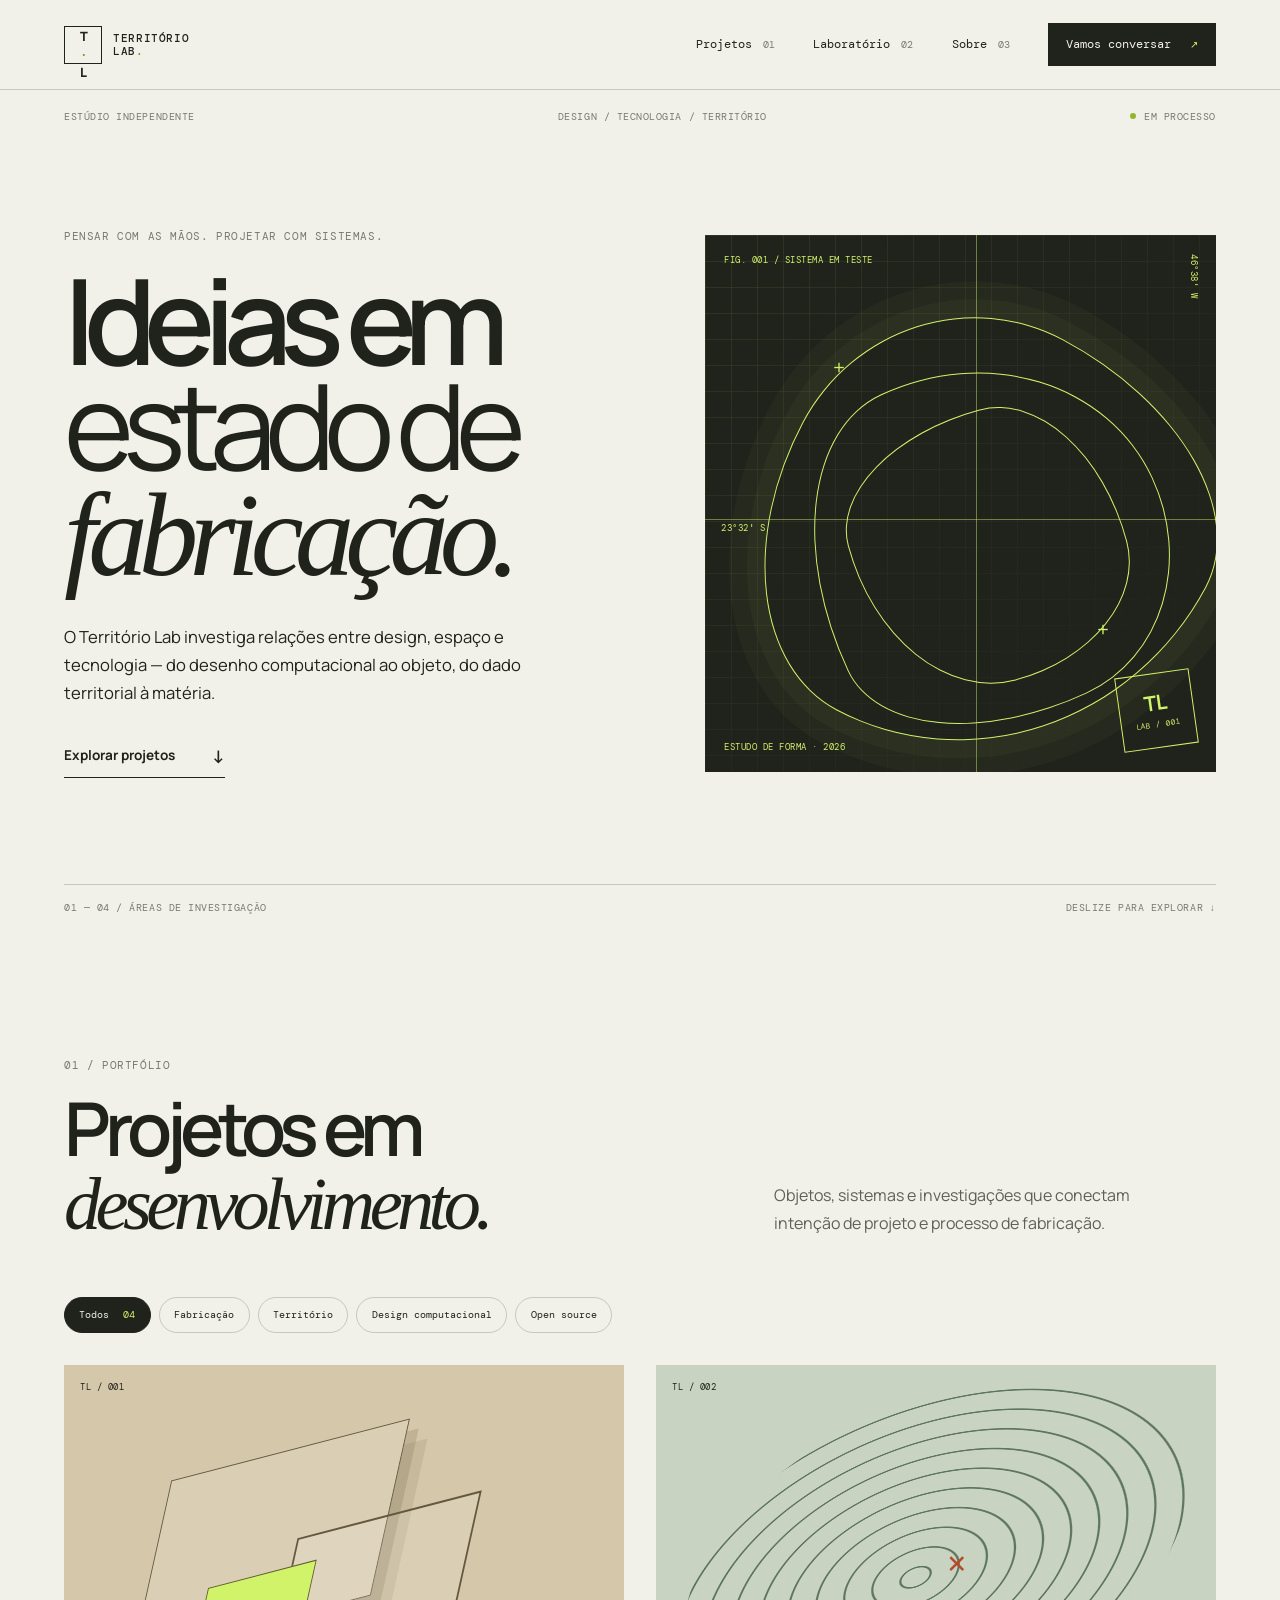
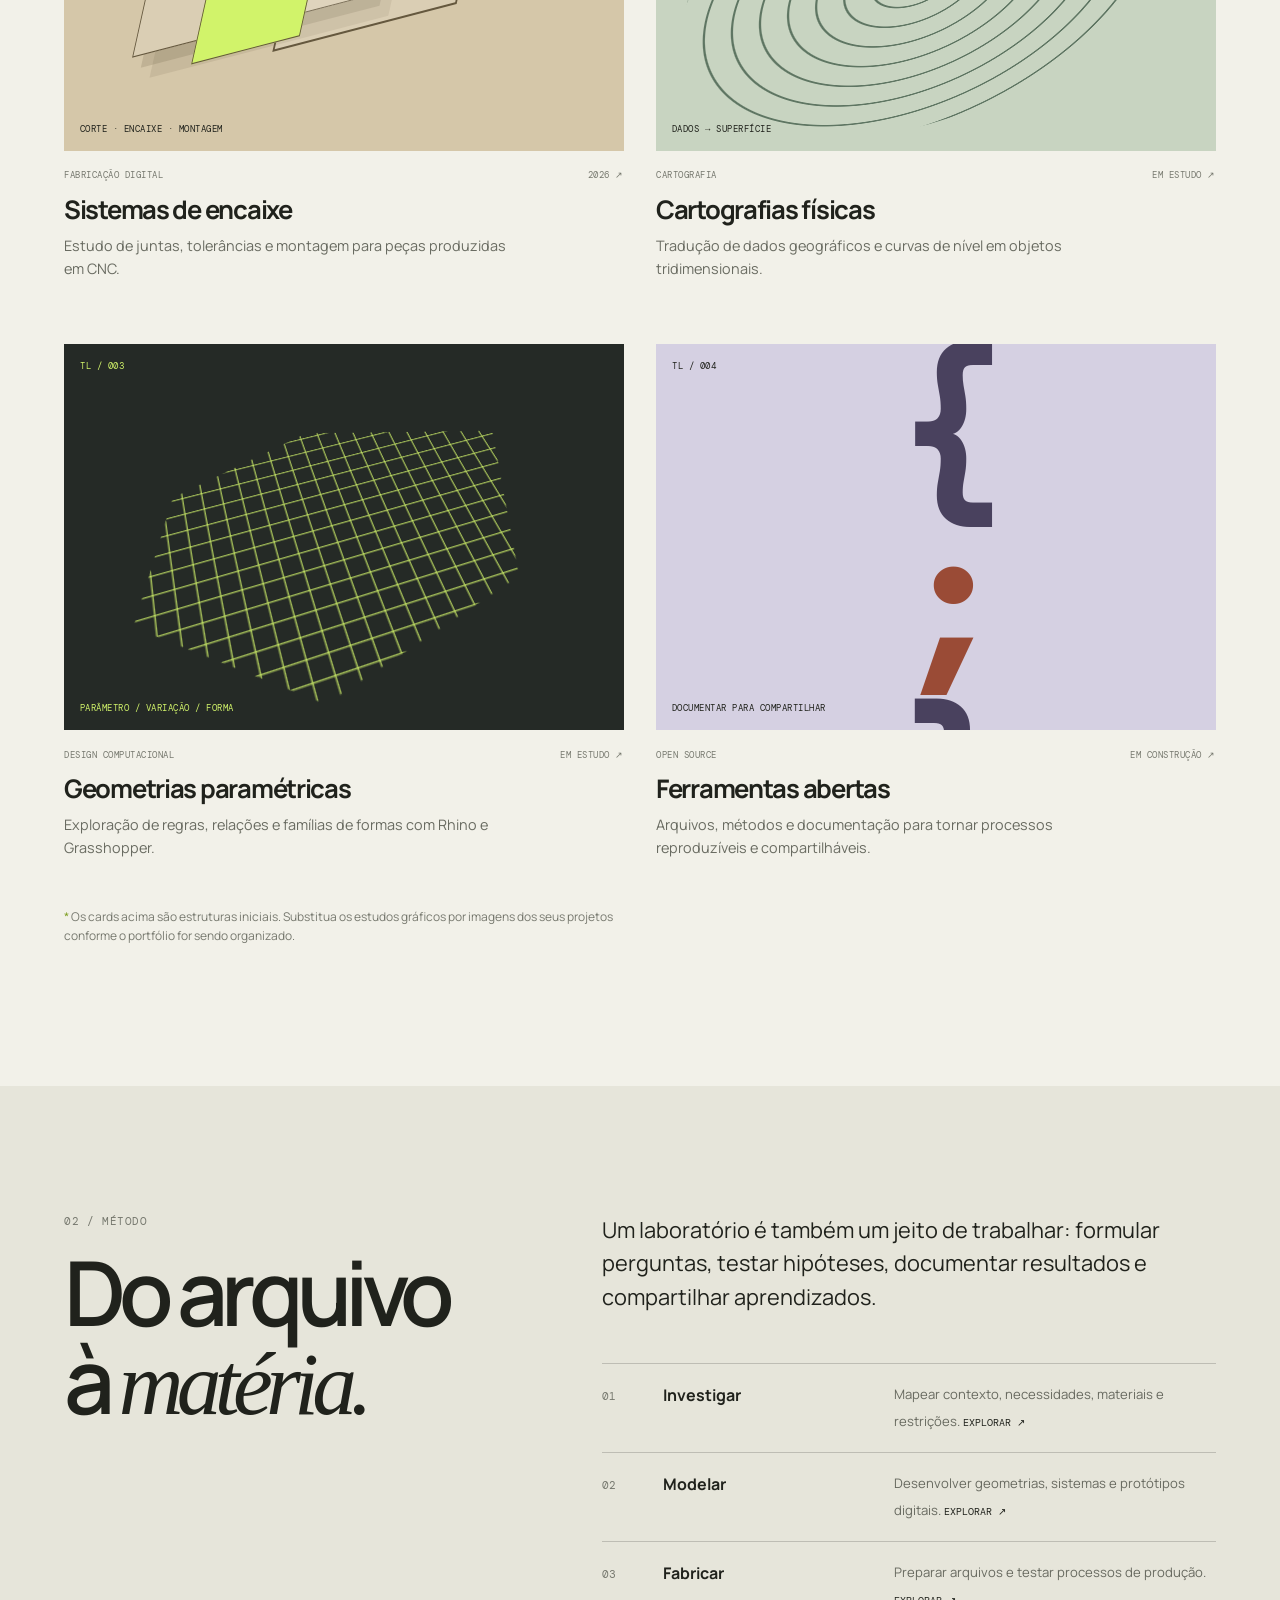
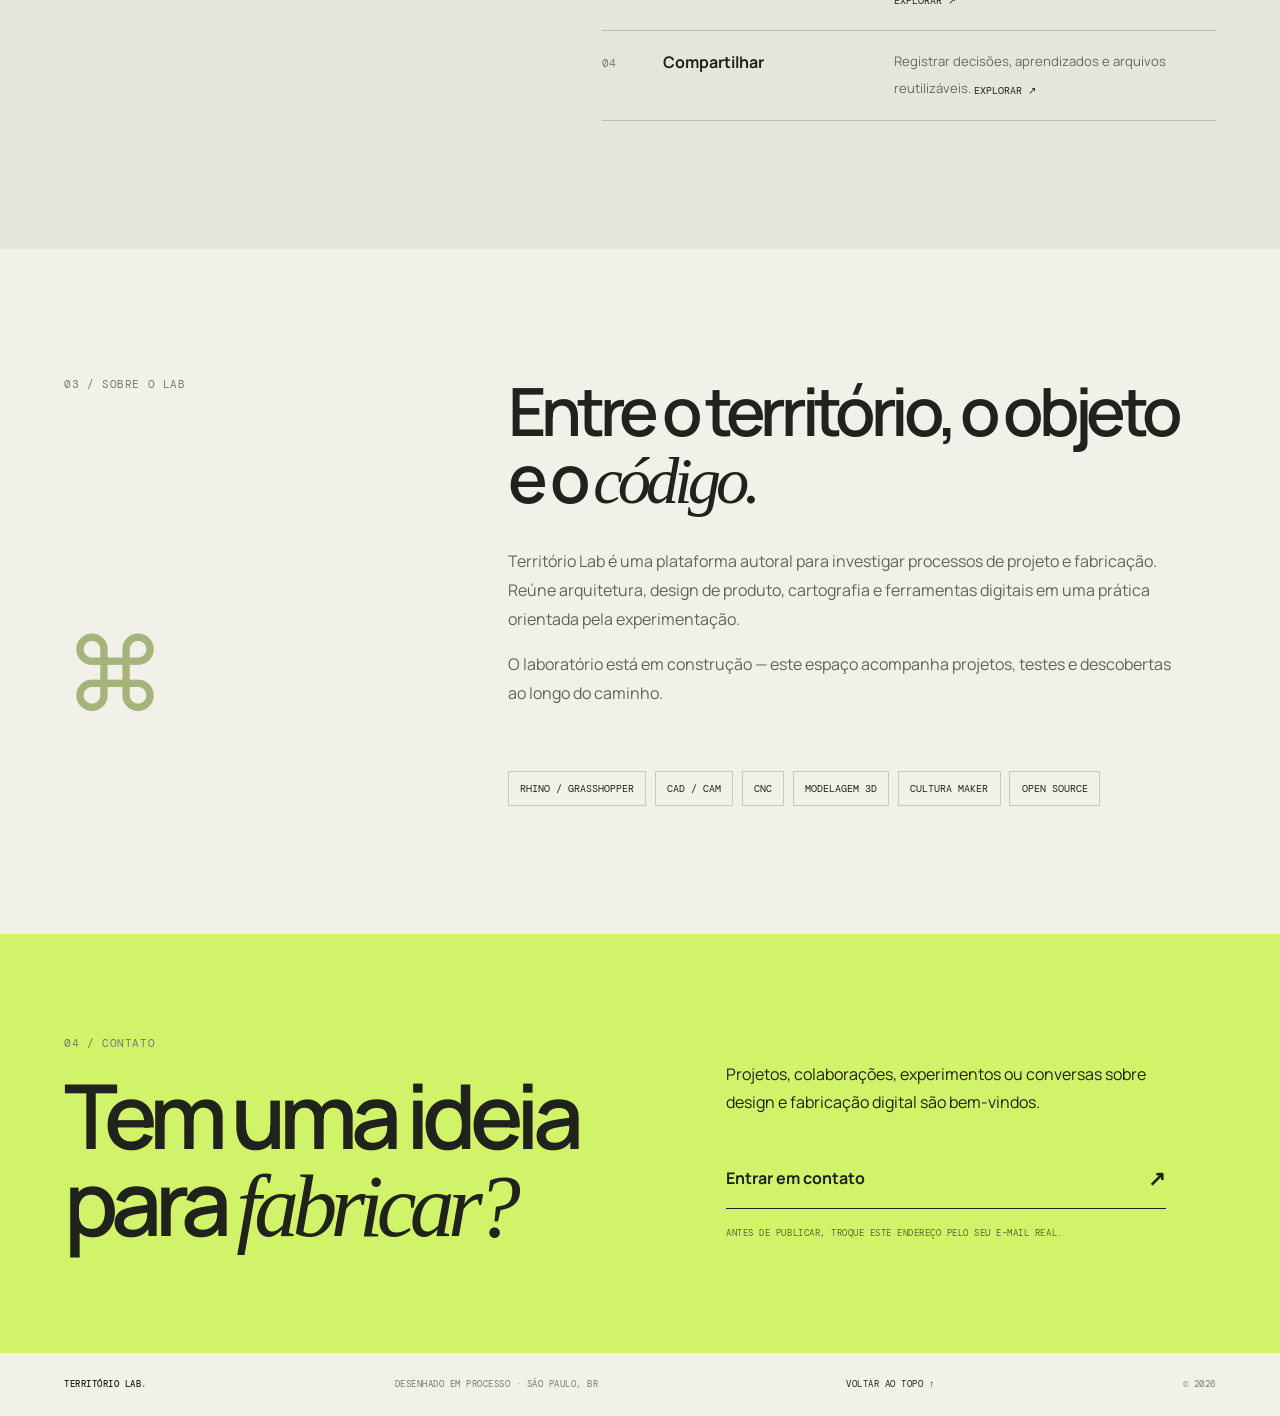
<file: index.html>
<!doctype html>
<html lang="pt-BR">
<head>
  <meta charset="utf-8">
  <meta name="viewport" content="width=device-width, initial-scale=1">
  <meta name="description" content="Território Lab — estúdio independente de design, fabricação digital e experimentação computacional.">
  <meta name="theme-color" content="#171914">
  <title>Território Lab — Design, território e fabricação</title>
  <link rel="stylesheet" href="style.css">
  <script src="script.js" defer></script>
</head>
<body>
  <a class="skip-link" href="#conteudo">Pular para o conteúdo</a>

  <header class="site-header">
    <a class="brand" href="#inicio" aria-label="Território Lab — início">
      <span class="brand-mark" aria-hidden="true">T<span>·</span>L</span>
      <span class="brand-name">TERRITÓRIO<br>LAB<span class="brand-period">.</span></span>
    </a>

    <button class="menu-toggle" type="button" aria-expanded="false" aria-controls="site-nav">
      <span class="menu-toggle-lines" aria-hidden="true"></span>
      <span class="sr-only">Abrir menu</span>
    </button>

    <nav class="site-nav" id="site-nav" aria-label="Navegação principal">
      <a href="#projetos">Projetos <span>01</span></a>
      <a href="#laboratorio">Laboratório <span>02</span></a>
      <a href="#sobre">Sobre <span>03</span></a>
      <a class="nav-contact" href="#contato">Vamos conversar <span aria-hidden="true">↗</span></a>
    </nav>
  </header>

  <main id="conteudo">
    <section class="hero section-shell" id="inicio">
      <div class="hero-topline"><span>ESTÚDIO INDEPENDENTE</span><span>DESIGN / TECNOLOGIA / TERRITÓRIO</span><span class="live-dot">EM PROCESSO</span></div>
      <div class="hero-grid">
        <div class="hero-copy">
          <p class="eyebrow">PENSAR COM AS MÃOS. PROJETAR COM SISTEMAS.</p>
          <h1>Ideias em<br><span>estado de</span><br><em>fabricação.</em></h1>
          <p class="hero-description">O Território Lab investiga relações entre design, espaço e tecnologia — do desenho computacional ao objeto, do dado territorial à matéria.</p>
          <a class="text-link" href="#projetos">Explorar projetos <span aria-hidden="true">↓</span></a>
        </div>
        <div class="hero-visual" aria-label="Composição gráfica abstrata inspirada em mapas topográficos e fabricação digital" role="img">
          <div class="visual-label label-top">FIG. 001 / SISTEMA EM TESTE</div>
          <div class="contour contour-one"></div><div class="contour contour-two"></div><div class="contour contour-three"></div>
          <div class="axis axis-x"></div><div class="axis axis-y"></div>
          <span class="coord coord-a">23°32' S</span><span class="coord coord-b">46°38' W</span>
          <span class="visual-cross cross-a">+</span><span class="visual-cross cross-b">+</span>
          <div class="visual-stamp">TL<br><small>LAB / 001</small></div>
          <div class="visual-label label-bottom">ESTUDO DE FORMA · 2026</div>
        </div>
      </div>
      <div class="hero-bottomline"><span>01 — 04 / ÁREAS DE INVESTIGAÇÃO</span><span>DESLIZE PARA EXPLORAR <span aria-hidden="true">↓</span></span></div>
    </section>

    <section class="projects section-shell section-block" id="projetos">
      <div class="section-heading">
        <div><p class="eyebrow">01 / PORTFÓLIO</p><h2>Projetos em <em>desenvolvimento.</em></h2></div>
        <p class="section-intro">Objetos, sistemas e investigações que conectam intenção de projeto e processo de fabricação.</p>
      </div>

      <div class="project-filters" role="group" aria-label="Filtrar projetos por área">
        <button class="filter-button is-active" type="button" data-filter="todos" aria-pressed="true">Todos <span>04</span></button>
        <button class="filter-button" type="button" data-filter="fabricacao" aria-pressed="false">Fabricação</button>
        <button class="filter-button" type="button" data-filter="territorio" aria-pressed="false">Território</button>
        <button class="filter-button" type="button" data-filter="computacao" aria-pressed="false">Design computacional</button>
        <button class="filter-button" type="button" data-filter="aberto" aria-pressed="false">Open source</button>
      </div>

      <div class="project-grid" id="project-grid">
        <article class="project-card" data-category="fabricacao">
          <a class="project-link" href="projetos/sistemas-de-encaixe.html" aria-label="Saiba mais sobre sistemas de encaixe CNC">
            <div class="project-art art-cnc"><span class="art-index">TL / 001</span><div class="cnc-shape shape-a"></div><div class="cnc-shape shape-b"></div><div class="cnc-shape shape-c"></div><span class="art-caption">CORTE · ENCAIXE · MONTAGEM</span></div>
            <div class="project-meta"><span>FABRICAÇÃO DIGITAL</span><span>2026 ↗</span></div>
            <h3>Sistemas de encaixe</h3><p>Estudo de juntas, tolerâncias e montagem para peças produzidas em CNC.</p>
          </a>
        </article>
        <article class="project-card" data-category="territorio">
          <a class="project-link" href="projetos/cartografias-fisicas.html" aria-label="Saiba mais sobre cartografias físicas">
            <div class="project-art art-map"><span class="art-index">TL / 002</span><div class="map-rings"></div><span class="map-pin">×</span><span class="art-caption">DADOS → SUPERFÍCIE</span></div>
            <div class="project-meta"><span>CARTOGRAFIA</span><span>EM ESTUDO ↗</span></div>
            <h3>Cartografias físicas</h3><p>Tradução de dados geográficos e curvas de nível em objetos tridimensionais.</p>
          </a>
        </article>
        <article class="project-card" data-category="computacao">
          <a class="project-link" href="projetos/geometrias-parametricas.html" aria-label="Saiba mais sobre geometrias paramétricas">
            <div class="project-art art-parametric"><span class="art-index">TL / 003</span><div class="parametric-grid"></div><span class="art-caption">PARÂMETRO / VARIAÇÃO / FORMA</span></div>
            <div class="project-meta"><span>DESIGN COMPUTACIONAL</span><span>EM ESTUDO ↗</span></div>
            <h3>Geometrias paramétricas</h3><p>Exploração de regras, relações e famílias de formas com Rhino e Grasshopper.</p>
          </a>
        </article>
        <article class="project-card" data-category="aberto">
          <a class="project-link" href="projetos/ferramentas-abertas.html" aria-label="Saiba mais sobre ferramentas abertas">
            <div class="project-art art-open"><span class="art-index">TL / 004</span><div class="open-symbol">{<span>;</span>}</div><span class="art-caption">DOCUMENTAR PARA COMPARTILHAR</span></div>
            <div class="project-meta"><span>OPEN SOURCE</span><span>EM CONSTRUÇÃO ↗</span></div>
            <h3>Ferramentas abertas</h3><p>Arquivos, métodos e documentação para tornar processos reproduzíveis e compartilháveis.</p>
          </a>
        </article>
      </div>
      <p class="projects-note"><span class="note-marker">*</span> Os cards acima são estruturas iniciais. Substitua os estudos gráficos por imagens dos seus projetos conforme o portfólio for sendo organizado.</p>
    </section>

    <section class="lab-section section-block" id="laboratorio">
      <div class="section-shell lab-layout">
        <div><p class="eyebrow">02 / MÉTODO</p><h2>Do arquivo<br>à <em>matéria.</em></h2></div>
        <div class="lab-content"><p class="lab-lead">Um laboratório é também um jeito de trabalhar: formular perguntas, testar hipóteses, documentar resultados e compartilhar aprendizados.</p>
          <div class="method-list">
            <a href="laboratorio/investigacao.html"><span>01</span><h3>Investigar</h3><p>Mapear contexto, necessidades, materiais e restrições. <b>Explorar ↗</b></p></a>
            <a href="laboratorio/modelagem.html"><span>02</span><h3>Modelar</h3><p>Desenvolver geometrias, sistemas e protótipos digitais. <b>Explorar ↗</b></p></a>
            <a href="laboratorio/fabricacao.html"><span>03</span><h3>Fabricar</h3><p>Preparar arquivos e testar processos de produção. <b>Explorar ↗</b></p></a>
            <a href="laboratorio/documentacao-aberta.html"><span>04</span><h3>Compartilhar</h3><p>Registrar decisões, aprendizados e arquivos reutilizáveis. <b>Explorar ↗</b></p></a>
          </div>
        </div>
      </div>
    </section>

    <section class="about section-shell section-block" id="sobre">
      <div class="about-index"><span class="eyebrow">03 / SOBRE O LAB</span><span class="about-symbol" aria-hidden="true">⌘</span></div>
      <div class="about-copy"><h2>Entre o território, o objeto e o <em>código.</em></h2><p>Território Lab é uma plataforma autoral para investigar processos de projeto e fabricação. Reúne arquitetura, design de produto, cartografia e ferramentas digitais em uma prática orientada pela experimentação.</p><p>O laboratório está em construção — este espaço acompanha projetos, testes e descobertas ao longo do caminho.</p></div>
      <div class="about-tags"><span>RHINO / GRASSHOPPER</span><span>CAD / CAM</span><span>CNC</span><span>MODELAGEM 3D</span><span>CULTURA MAKER</span><span>OPEN SOURCE</span></div>
    </section>

    <section class="contact-section" id="contato">
      <div class="section-shell contact-layout"><div><p class="eyebrow">04 / CONTATO</p><h2>Tem uma ideia<br>para <em>fabricar?</em></h2></div><div class="contact-copy"><p>Projetos, colaborações, experimentos ou conversas sobre design e fabricação digital são bem-vindos.</p><a class="contact-link" href="mailto:contato@territoriolab.com.br">Entrar em contato <span aria-hidden="true">↗</span></a><p class="contact-hint">Antes de publicar, troque este endereço pelo seu e-mail real.</p></div></div>
    </section>
  </main>

  <footer class="site-footer section-shell"><a class="footer-brand" href="#inicio">TERRITÓRIO LAB<span>.</span></a><span>DESENHADO EM PROCESSO · SÃO PAULO, BR</span><a href="#inicio">VOLTAR AO TOPO ↑</a><span>© <span id="current-year">2026</span></span></footer>
</body>
</html>
</file>
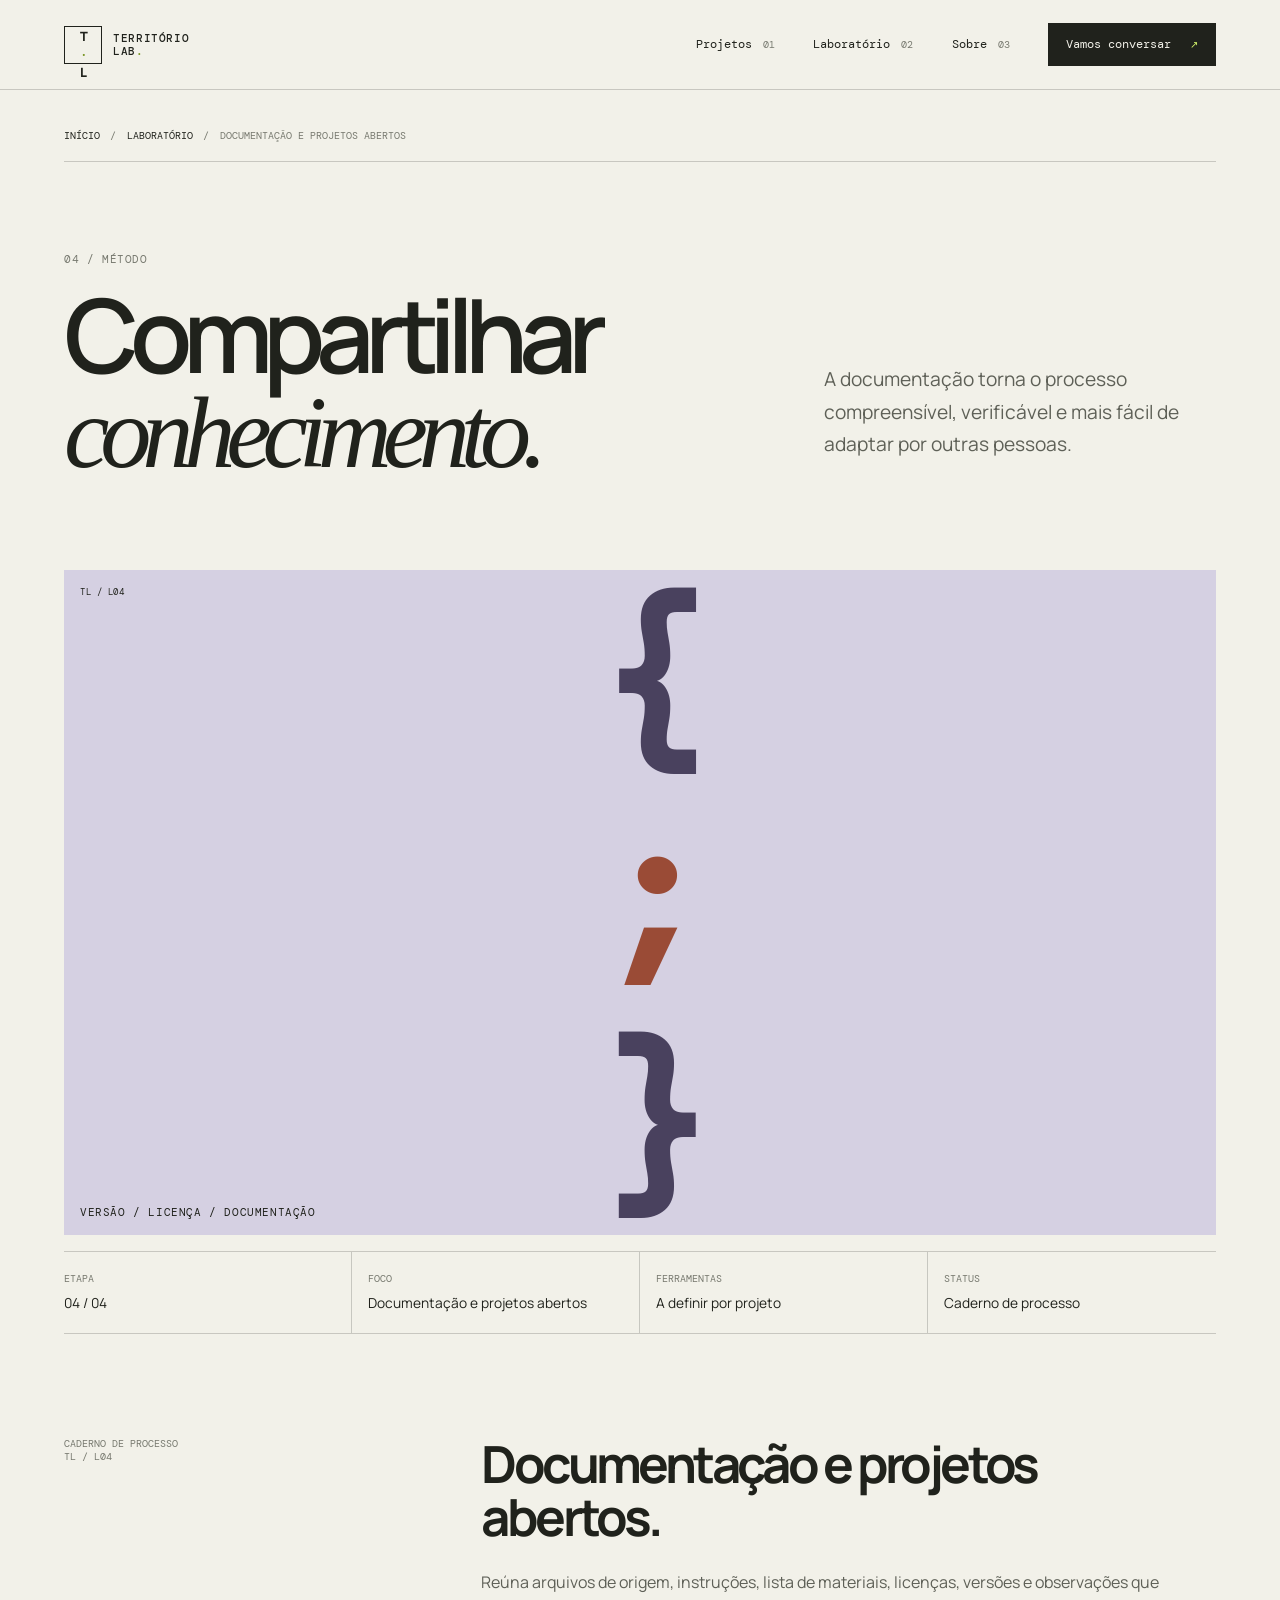
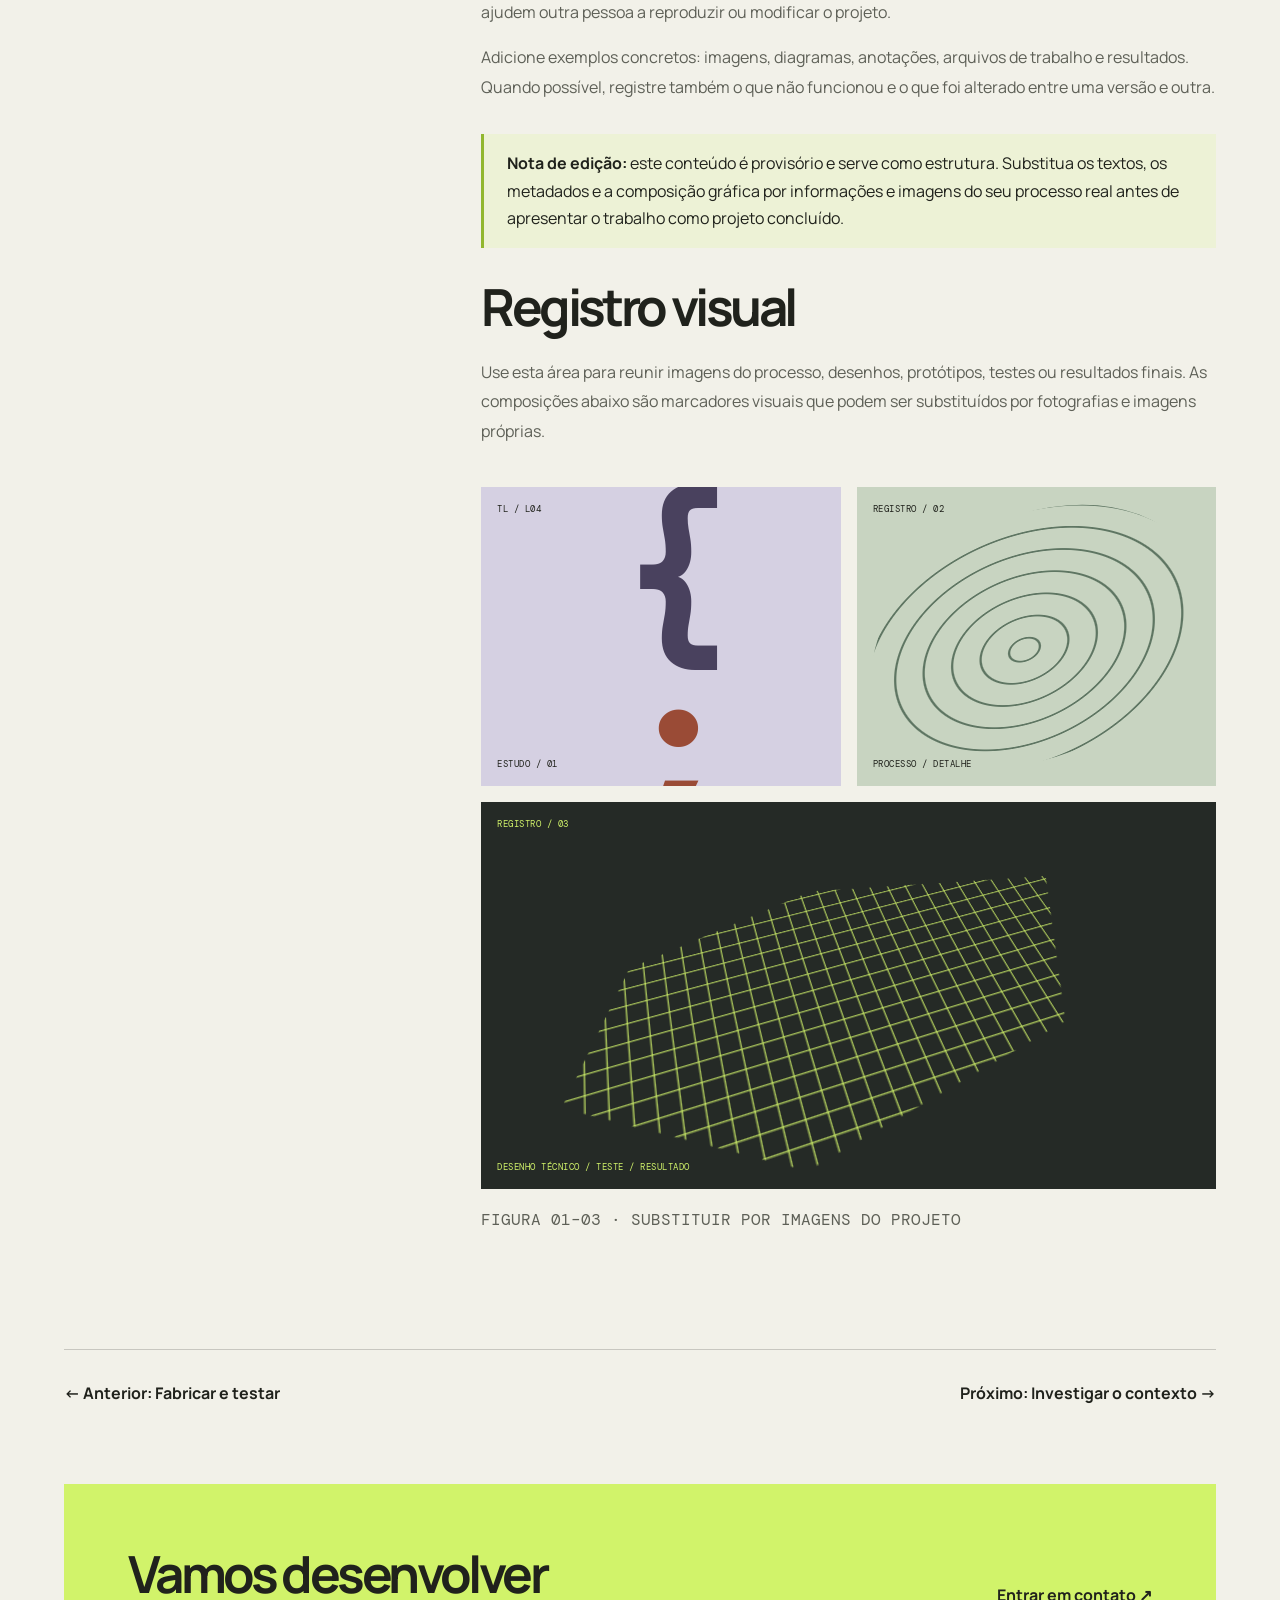
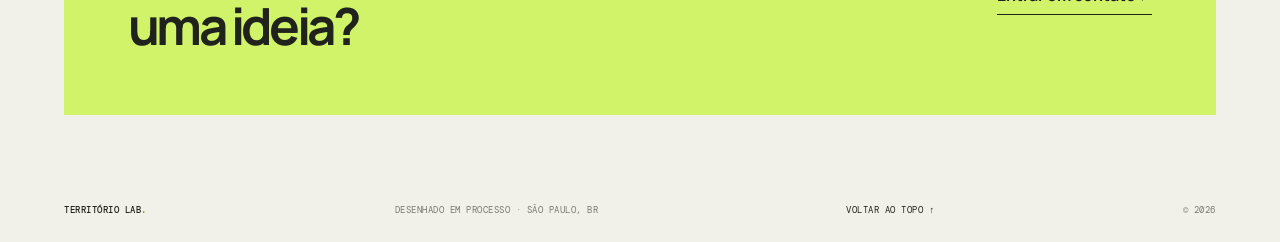
<file: laboratorio/documentacao-aberta.html>
<!doctype html>
<html lang="pt-BR">
<head>
  <meta charset="utf-8">
  <meta name="viewport" content="width=device-width, initial-scale=1">
  <meta name="description" content="A documentação torna o processo compreensível, verificável e mais fácil de adaptar por outras pessoas.">
  <meta name="theme-color" content="#171914">
  <title>Compartilhar conhecimento | Território Lab</title>
  <link rel="stylesheet" href="../style.css">
  <script src="../script.js" defer></script>
</head>
<body>
  <a class="skip-link" href="#conteudo">Pular para o conteúdo</a>
  <header class="site-header">
    <a class="brand" href="../index.html#inicio" aria-label="Território Lab — início"><span class="brand-mark" aria-hidden="true">T<span>·</span>L</span><span class="brand-name">TERRITÓRIO<br>LAB<span class="brand-period">.</span></span></a>
    <button class="menu-toggle" type="button" aria-expanded="false" aria-controls="site-nav"><span class="menu-toggle-lines" aria-hidden="true"></span><span class="sr-only">Abrir menu</span></button>
    <nav class="site-nav" id="site-nav" aria-label="Navegação principal"><a href="../index.html#projetos">Projetos <span>01</span></a><a href="../index.html#laboratorio">Laboratório <span>02</span></a><a href="../index.html#sobre">Sobre <span>03</span></a><a class="nav-contact" href="../index.html#contato">Vamos conversar <span aria-hidden="true">↗</span></a></nav>
  </header>
  <main id="conteudo" class="section-shell detail-hero">
    <nav class="detail-breadcrumb" aria-label="Você está aqui"><a href="../index.html">Início</a><span>/</span><a href="../index.html#laboratorio">Laboratório</a><span>/</span><span>Documentação e projetos abertos</span></nav>
    <div class="detail-heading"><div><p class="eyebrow">04 / MÉTODO</p><h1>Compartilhar <em>conhecimento.</em></h1></div><p class="detail-summary">A documentação torna o processo compreensível, verificável e mais fácil de adaptar por outras pessoas.</p></div>
    <div class="detail-visual" role="img" aria-label="Composição gráfica provisória do projeto"><div class="project-art art-open"><span class="art-index">TL / L04</span><div class="open-symbol">{<span>;</span>}</div><span class="art-caption">VERSÃO / LICENÇA / DOCUMENTAÇÃO</span></div></div>
    <dl class="detail-meta"><div><dt>Etapa</dt><dd>04 / 04</dd></div><div><dt>Foco</dt><dd>Documentação e projetos abertos</dd></div><div><dt>Ferramentas</dt><dd>A definir por projeto</dd></div><div><dt>Status</dt><dd>Caderno de processo</dd></div></dl>
    <section class="detail-body"><div class="detail-side">CADERNO DE PROCESSO<br>TL / L04</div><div class="detail-copy"><h2>Documentação e projetos abertos.</h2><p>Reúna arquivos de origem, instruções, lista de materiais, licenças, versões e observações que ajudem outra pessoa a reproduzir ou modificar o projeto.</p><p>Adicione exemplos concretos: imagens, diagramas, anotações, arquivos de trabalho e resultados. Quando possível, registre também o que não funcionou e o que foi alterado entre uma versão e outra.</p><div class="detail-callout"><strong>Nota de edição:</strong> este conteúdo é provisório e serve como estrutura. Substitua os textos, os metadados e a composição gráfica por informações e imagens do seu processo real antes de apresentar o trabalho como projeto concluído.</div><h2>Registro visual</h2><p>Use esta área para reunir imagens do processo, desenhos, protótipos, testes ou resultados finais. As composições abaixo são marcadores visuais que podem ser substituídos por fotografias e imagens próprias.</p><div class="detail-gallery"><div class="project-art art-open"><span class="art-index">TL / L04</span><div class="open-symbol">{<span>;</span>}</div><span class="art-caption">ESTUDO / 01</span></div><div class="project-art art-map"><span class="art-index">REGISTRO / 02</span><div class="map-rings"></div><span class="art-caption">PROCESSO / DETALHE</span></div><div class="project-art art-parametric gallery-wide"><span class="art-index">REGISTRO / 03</span><div class="parametric-grid"></div><span class="art-caption">DESENHO TÉCNICO / TESTE / RESULTADO</span></div></div><p class="detail-caption">Figura 01–03 · substituir por imagens do projeto</p></div></section>
    <div class="detail-next"><a href="fabricacao.html">← Anterior: Fabricar e testar</a><a href="investigacao.html">Próximo: Investigar o contexto →</a></div>
  </main>
  <section class="section-shell"><div class="detail-cta"><h2>Vamos desenvolver<br>uma ideia?</h2><a href="../index.html#contato">Entrar em contato ↗</a></div></section>
  <footer class="site-footer section-shell"><a class="footer-brand" href="../index.html#inicio">TERRITÓRIO LAB<span>.</span></a><span>DESENHADO EM PROCESSO · SÃO PAULO, BR</span><a href="#conteudo">VOLTAR AO TOPO ↑</a><span>© <span id="current-year">2026</span></span></footer>
</body>
</html>
</file>
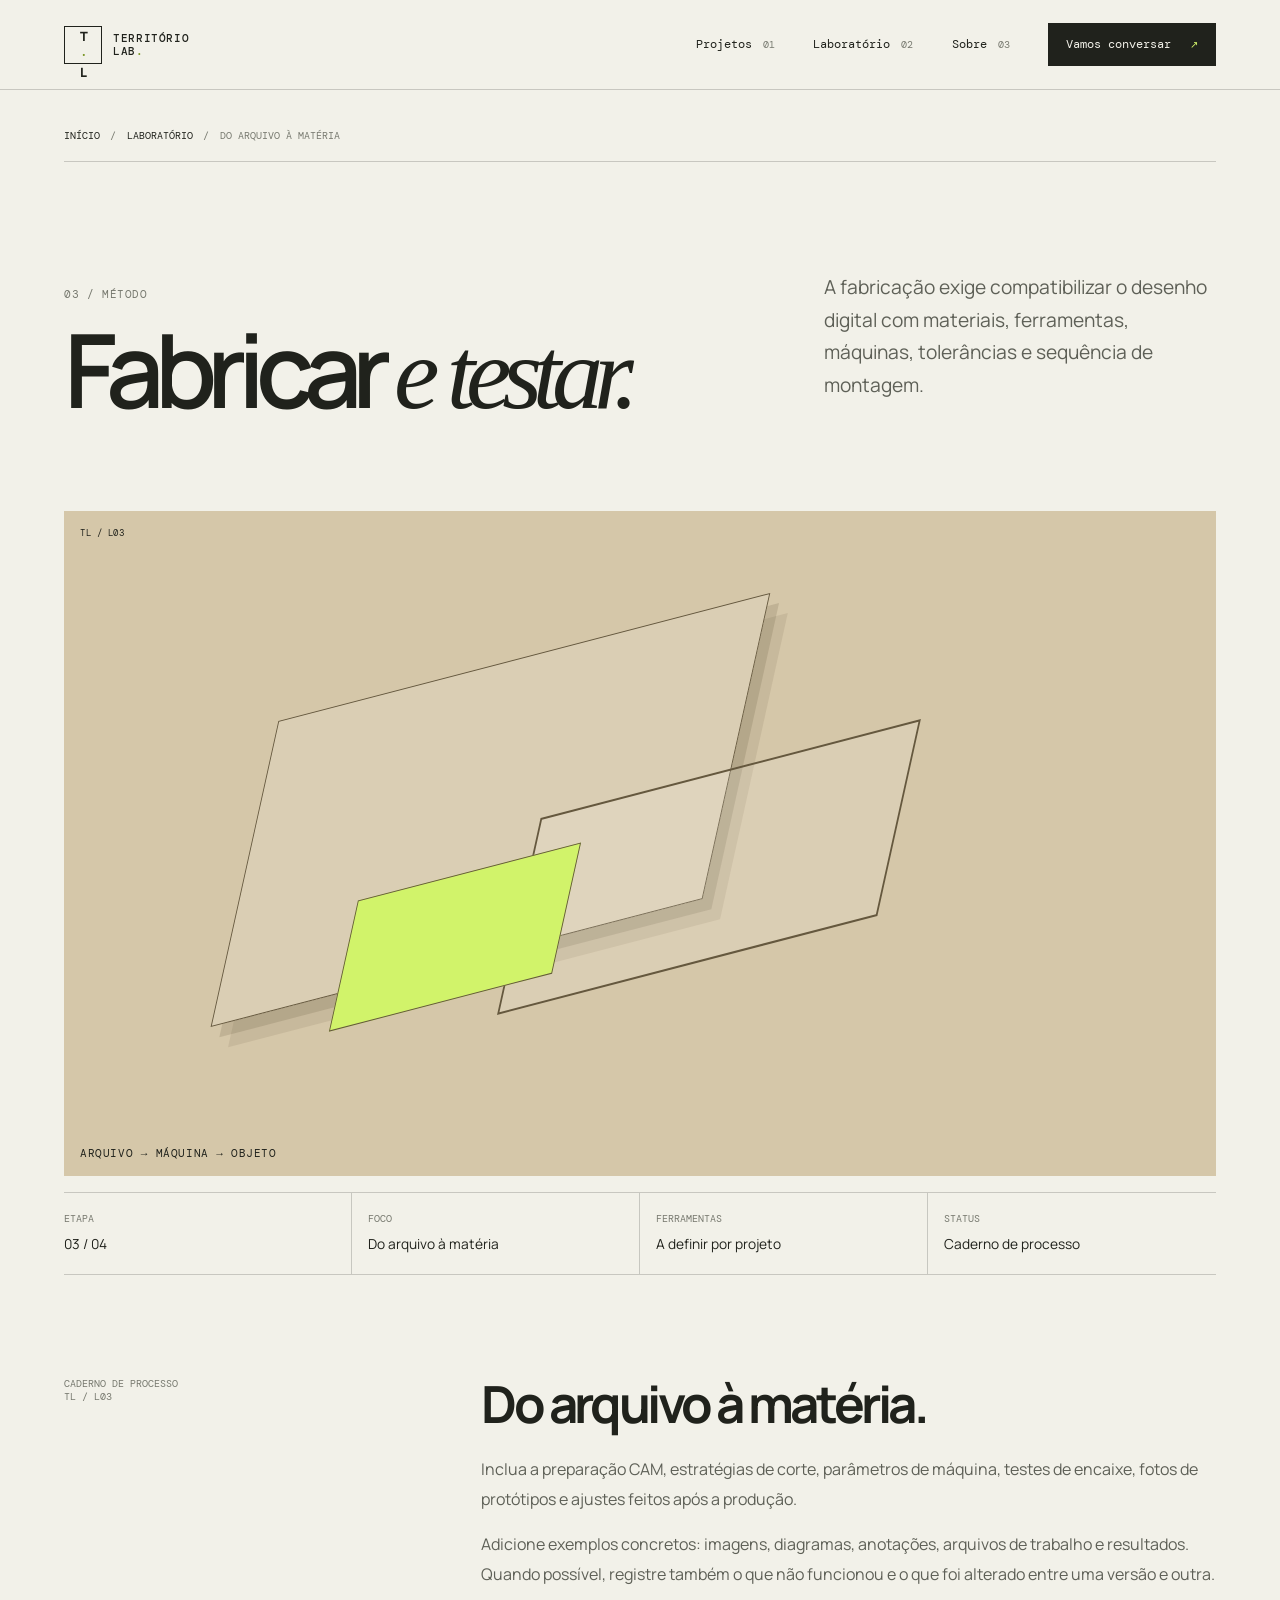
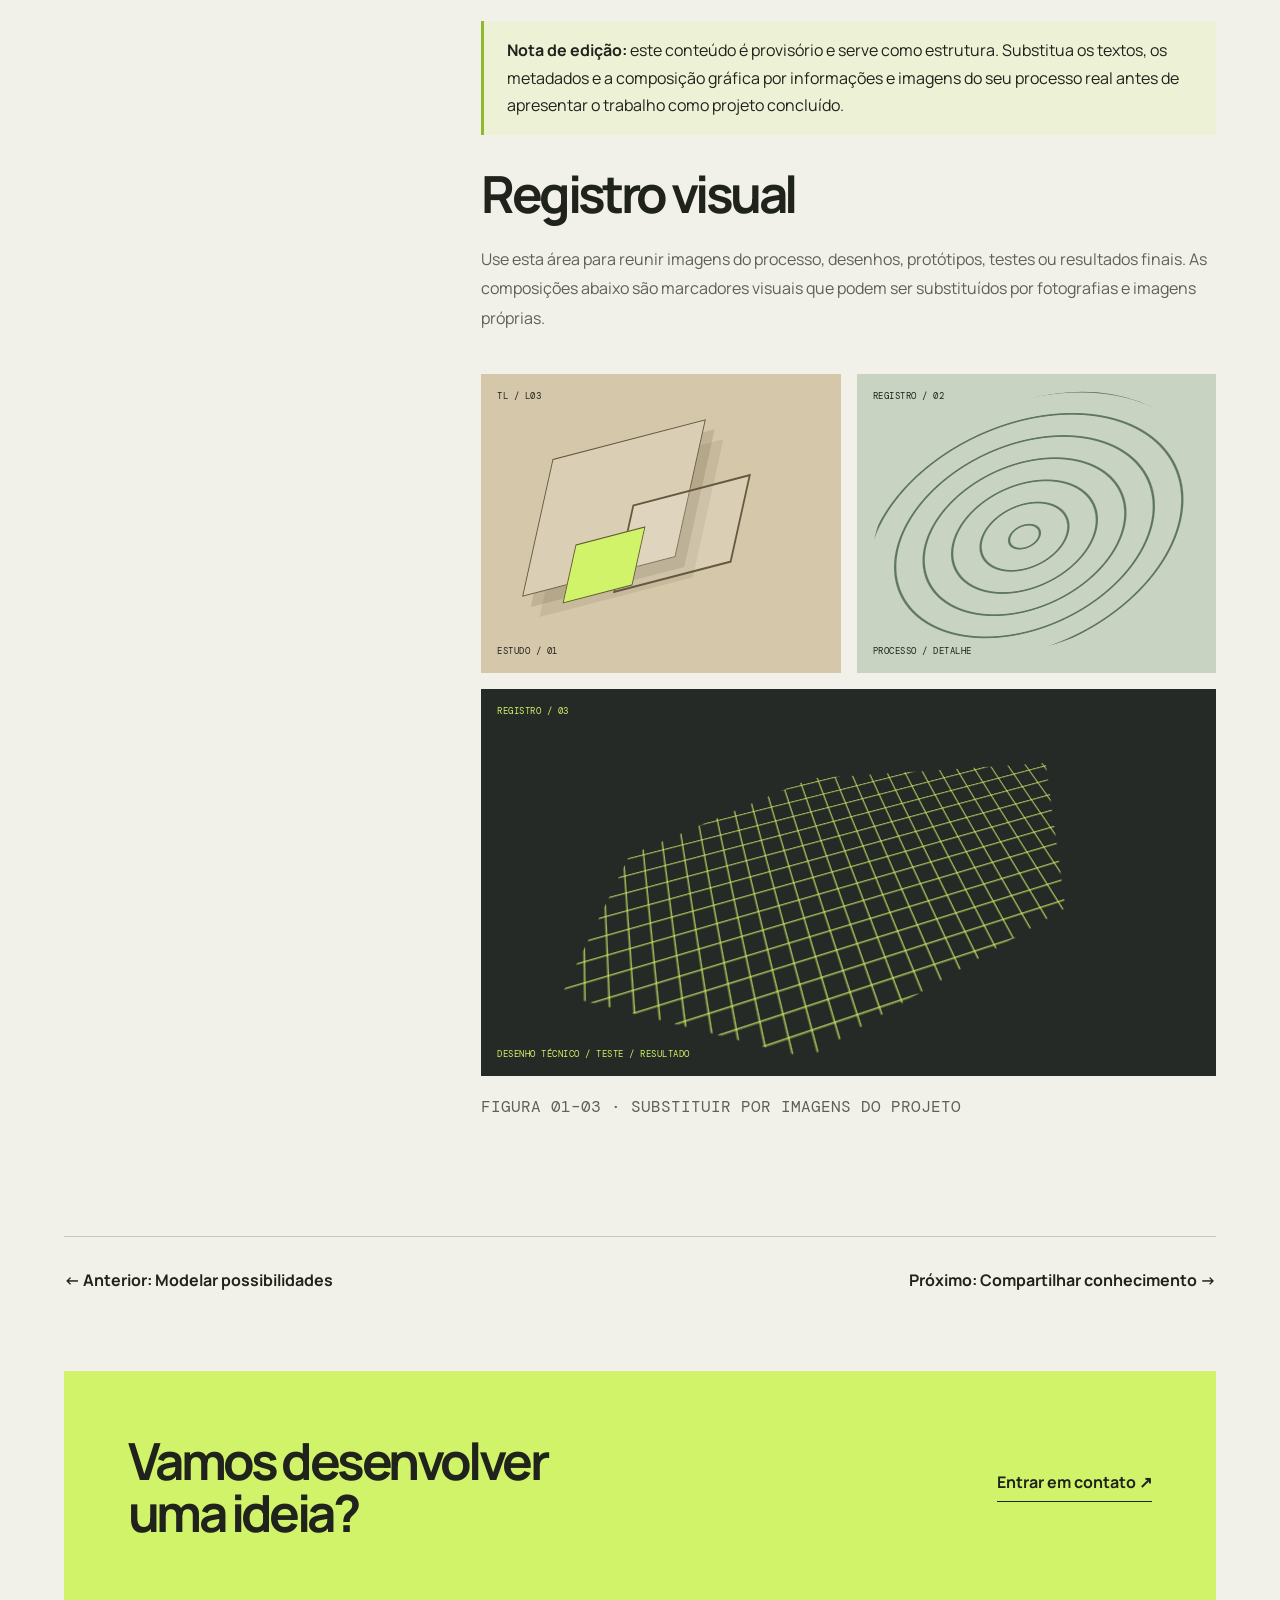
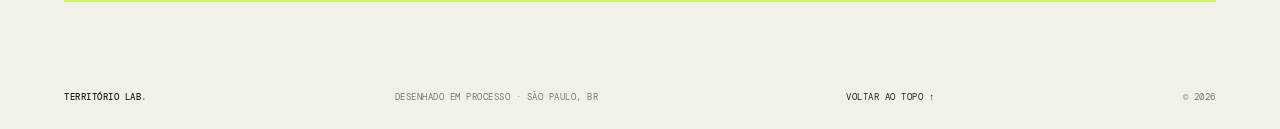
<file: laboratorio/fabricacao.html>
<!doctype html>
<html lang="pt-BR">
<head>
  <meta charset="utf-8">
  <meta name="viewport" content="width=device-width, initial-scale=1">
  <meta name="description" content="A fabricação exige compatibilizar o desenho digital com materiais, ferramentas, máquinas, tolerâncias e sequência de montagem.">
  <meta name="theme-color" content="#171914">
  <title>Fabricar e testar | Território Lab</title>
  <link rel="stylesheet" href="../style.css">
  <script src="../script.js" defer></script>
</head>
<body>
  <a class="skip-link" href="#conteudo">Pular para o conteúdo</a>
  <header class="site-header">
    <a class="brand" href="../index.html#inicio" aria-label="Território Lab — início"><span class="brand-mark" aria-hidden="true">T<span>·</span>L</span><span class="brand-name">TERRITÓRIO<br>LAB<span class="brand-period">.</span></span></a>
    <button class="menu-toggle" type="button" aria-expanded="false" aria-controls="site-nav"><span class="menu-toggle-lines" aria-hidden="true"></span><span class="sr-only">Abrir menu</span></button>
    <nav class="site-nav" id="site-nav" aria-label="Navegação principal"><a href="../index.html#projetos">Projetos <span>01</span></a><a href="../index.html#laboratorio">Laboratório <span>02</span></a><a href="../index.html#sobre">Sobre <span>03</span></a><a class="nav-contact" href="../index.html#contato">Vamos conversar <span aria-hidden="true">↗</span></a></nav>
  </header>
  <main id="conteudo" class="section-shell detail-hero">
    <nav class="detail-breadcrumb" aria-label="Você está aqui"><a href="../index.html">Início</a><span>/</span><a href="../index.html#laboratorio">Laboratório</a><span>/</span><span>Do arquivo à matéria</span></nav>
    <div class="detail-heading"><div><p class="eyebrow">03 / MÉTODO</p><h1>Fabricar <em>e testar.</em></h1></div><p class="detail-summary">A fabricação exige compatibilizar o desenho digital com materiais, ferramentas, máquinas, tolerâncias e sequência de montagem.</p></div>
    <div class="detail-visual" role="img" aria-label="Composição gráfica provisória do projeto"><div class="project-art art-cnc"><span class="art-index">TL / L03</span><div class="cnc-shape shape-a"></div><div class="cnc-shape shape-b"></div><div class="cnc-shape shape-c"></div><span class="art-caption">ARQUIVO → MÁQUINA → OBJETO</span></div></div>
    <dl class="detail-meta"><div><dt>Etapa</dt><dd>03 / 04</dd></div><div><dt>Foco</dt><dd>Do arquivo à matéria</dd></div><div><dt>Ferramentas</dt><dd>A definir por projeto</dd></div><div><dt>Status</dt><dd>Caderno de processo</dd></div></dl>
    <section class="detail-body"><div class="detail-side">CADERNO DE PROCESSO<br>TL / L03</div><div class="detail-copy"><h2>Do arquivo à matéria.</h2><p>Inclua a preparação CAM, estratégias de corte, parâmetros de máquina, testes de encaixe, fotos de protótipos e ajustes feitos após a produção.</p><p>Adicione exemplos concretos: imagens, diagramas, anotações, arquivos de trabalho e resultados. Quando possível, registre também o que não funcionou e o que foi alterado entre uma versão e outra.</p><div class="detail-callout"><strong>Nota de edição:</strong> este conteúdo é provisório e serve como estrutura. Substitua os textos, os metadados e a composição gráfica por informações e imagens do seu processo real antes de apresentar o trabalho como projeto concluído.</div><h2>Registro visual</h2><p>Use esta área para reunir imagens do processo, desenhos, protótipos, testes ou resultados finais. As composições abaixo são marcadores visuais que podem ser substituídos por fotografias e imagens próprias.</p><div class="detail-gallery"><div class="project-art art-cnc"><span class="art-index">TL / L03</span><div class="cnc-shape shape-a"></div><div class="cnc-shape shape-b"></div><div class="cnc-shape shape-c"></div><span class="art-caption">ESTUDO / 01</span></div><div class="project-art art-map"><span class="art-index">REGISTRO / 02</span><div class="map-rings"></div><span class="art-caption">PROCESSO / DETALHE</span></div><div class="project-art art-parametric gallery-wide"><span class="art-index">REGISTRO / 03</span><div class="parametric-grid"></div><span class="art-caption">DESENHO TÉCNICO / TESTE / RESULTADO</span></div></div><p class="detail-caption">Figura 01–03 · substituir por imagens do projeto</p></div></section>
    <div class="detail-next"><a href="modelagem.html">← Anterior: Modelar possibilidades</a><a href="documentacao-aberta.html">Próximo: Compartilhar conhecimento →</a></div>
  </main>
  <section class="section-shell"><div class="detail-cta"><h2>Vamos desenvolver<br>uma ideia?</h2><a href="../index.html#contato">Entrar em contato ↗</a></div></section>
  <footer class="site-footer section-shell"><a class="footer-brand" href="../index.html#inicio">TERRITÓRIO LAB<span>.</span></a><span>DESENHADO EM PROCESSO · SÃO PAULO, BR</span><a href="#conteudo">VOLTAR AO TOPO ↑</a><span>© <span id="current-year">2026</span></span></footer>
</body>
</html>
</file>
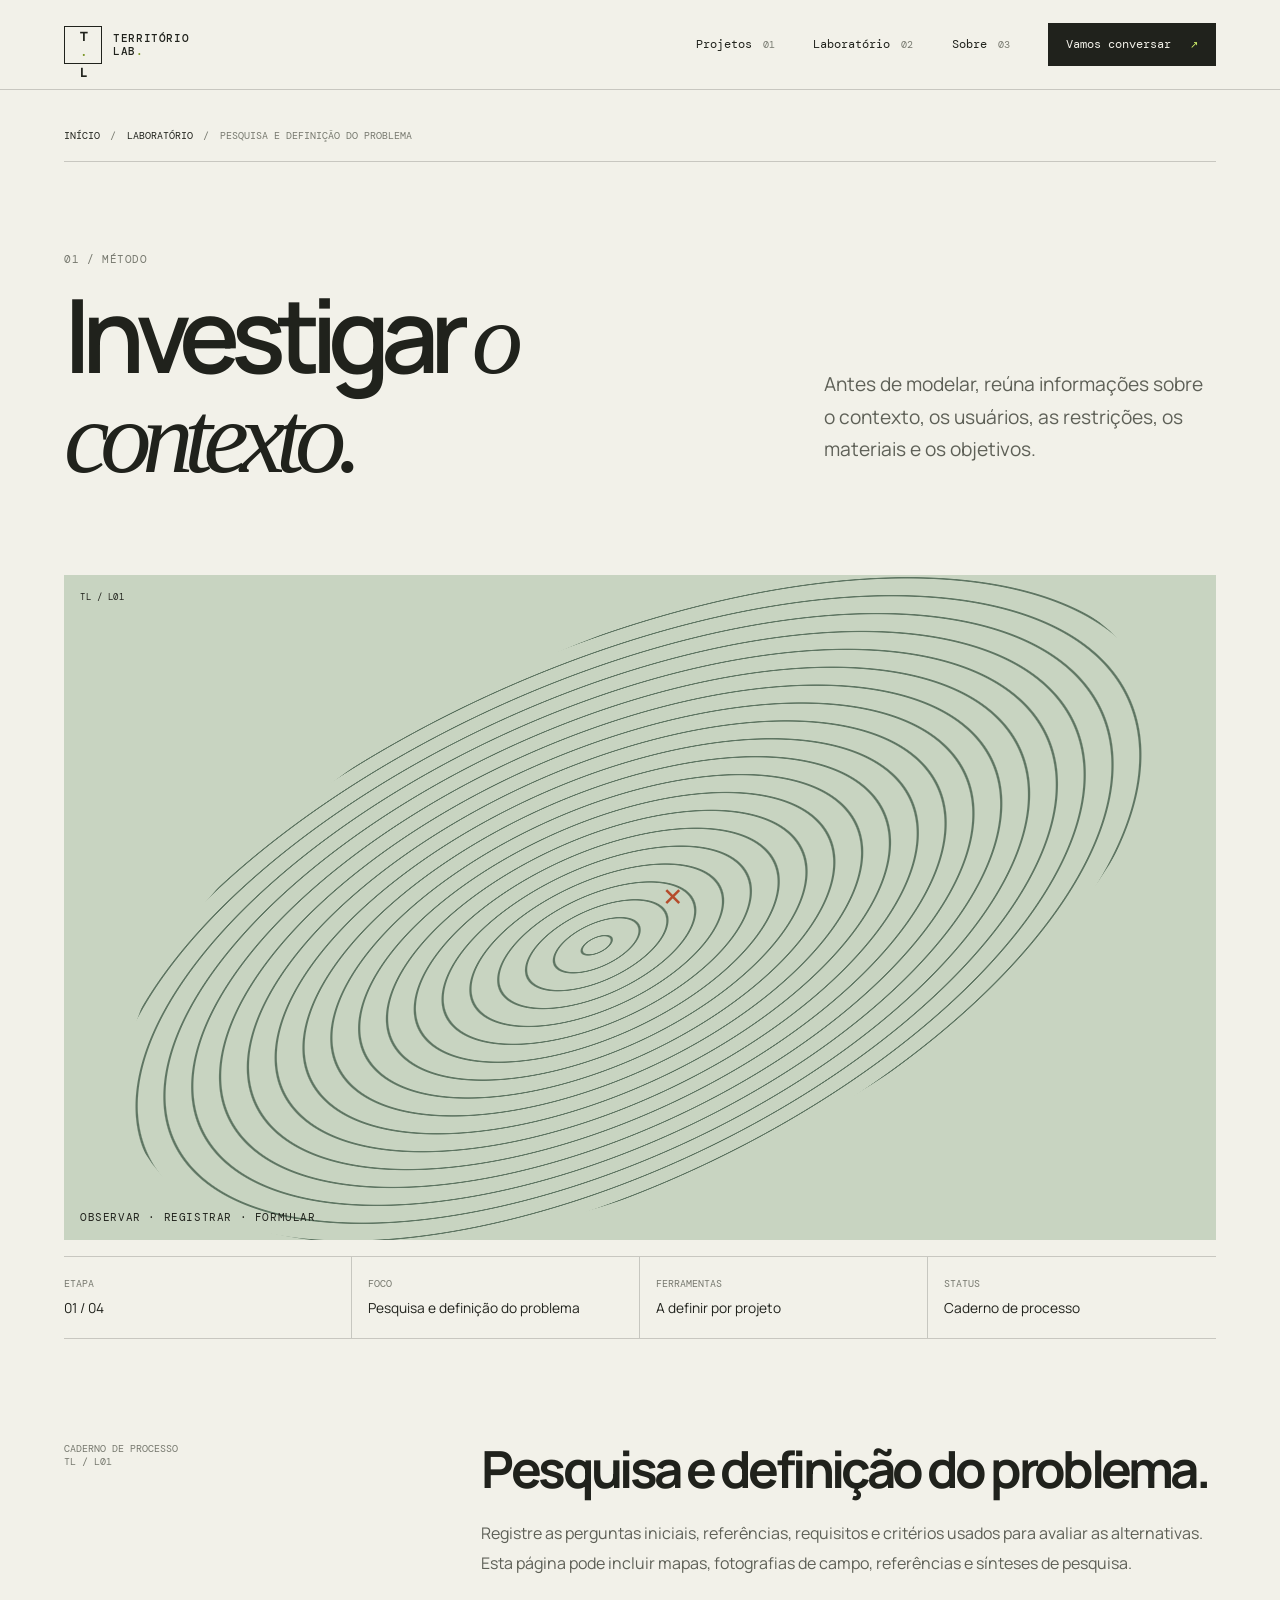
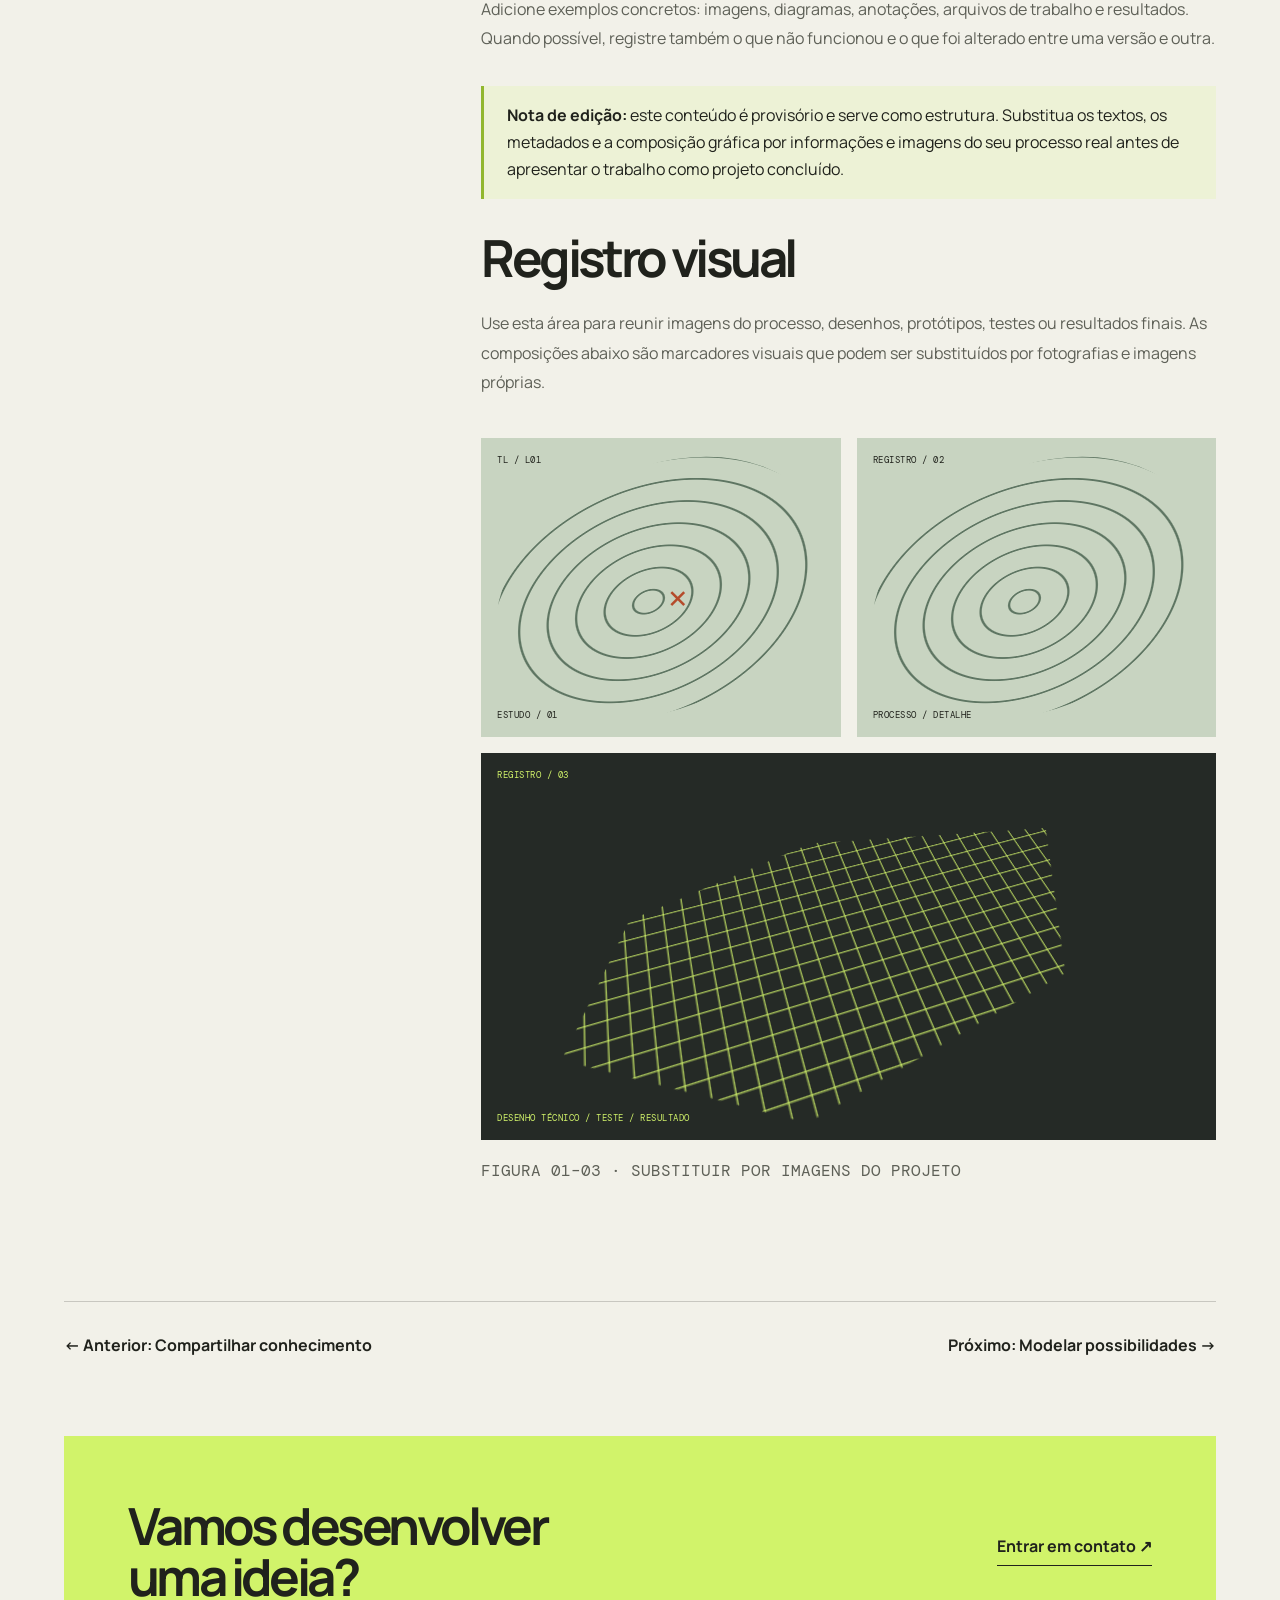
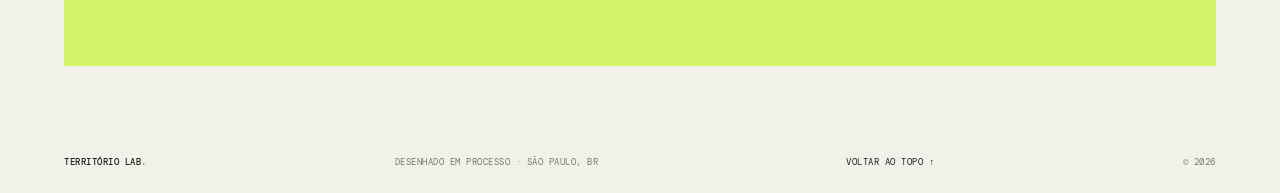
<file: laboratorio/investigacao.html>
<!doctype html>
<html lang="pt-BR">
<head>
  <meta charset="utf-8">
  <meta name="viewport" content="width=device-width, initial-scale=1">
  <meta name="description" content="Antes de modelar, reúna informações sobre o contexto, os usuários, as restrições, os materiais e os objetivos.">
  <meta name="theme-color" content="#171914">
  <title>Investigar o contexto | Território Lab</title>
  <link rel="stylesheet" href="../style.css">
  <script src="../script.js" defer></script>
</head>
<body>
  <a class="skip-link" href="#conteudo">Pular para o conteúdo</a>
  <header class="site-header">
    <a class="brand" href="../index.html#inicio" aria-label="Território Lab — início"><span class="brand-mark" aria-hidden="true">T<span>·</span>L</span><span class="brand-name">TERRITÓRIO<br>LAB<span class="brand-period">.</span></span></a>
    <button class="menu-toggle" type="button" aria-expanded="false" aria-controls="site-nav"><span class="menu-toggle-lines" aria-hidden="true"></span><span class="sr-only">Abrir menu</span></button>
    <nav class="site-nav" id="site-nav" aria-label="Navegação principal"><a href="../index.html#projetos">Projetos <span>01</span></a><a href="../index.html#laboratorio">Laboratório <span>02</span></a><a href="../index.html#sobre">Sobre <span>03</span></a><a class="nav-contact" href="../index.html#contato">Vamos conversar <span aria-hidden="true">↗</span></a></nav>
  </header>
  <main id="conteudo" class="section-shell detail-hero">
    <nav class="detail-breadcrumb" aria-label="Você está aqui"><a href="../index.html">Início</a><span>/</span><a href="../index.html#laboratorio">Laboratório</a><span>/</span><span>Pesquisa e definição do problema</span></nav>
    <div class="detail-heading"><div><p class="eyebrow">01 / MÉTODO</p><h1>Investigar <em>o contexto.</em></h1></div><p class="detail-summary">Antes de modelar, reúna informações sobre o contexto, os usuários, as restrições, os materiais e os objetivos.</p></div>
    <div class="detail-visual" role="img" aria-label="Composição gráfica provisória do projeto"><div class="project-art art-map"><span class="art-index">TL / L01</span><div class="map-rings"></div><span class="map-pin">×</span><span class="art-caption">OBSERVAR · REGISTRAR · FORMULAR</span></div></div>
    <dl class="detail-meta"><div><dt>Etapa</dt><dd>01 / 04</dd></div><div><dt>Foco</dt><dd>Pesquisa e definição do problema</dd></div><div><dt>Ferramentas</dt><dd>A definir por projeto</dd></div><div><dt>Status</dt><dd>Caderno de processo</dd></div></dl>
    <section class="detail-body"><div class="detail-side">CADERNO DE PROCESSO<br>TL / L01</div><div class="detail-copy"><h2>Pesquisa e definição do problema.</h2><p>Registre as perguntas iniciais, referências, requisitos e critérios usados para avaliar as alternativas. Esta página pode incluir mapas, fotografias de campo, referências e sínteses de pesquisa.</p><p>Adicione exemplos concretos: imagens, diagramas, anotações, arquivos de trabalho e resultados. Quando possível, registre também o que não funcionou e o que foi alterado entre uma versão e outra.</p><div class="detail-callout"><strong>Nota de edição:</strong> este conteúdo é provisório e serve como estrutura. Substitua os textos, os metadados e a composição gráfica por informações e imagens do seu processo real antes de apresentar o trabalho como projeto concluído.</div><h2>Registro visual</h2><p>Use esta área para reunir imagens do processo, desenhos, protótipos, testes ou resultados finais. As composições abaixo são marcadores visuais que podem ser substituídos por fotografias e imagens próprias.</p><div class="detail-gallery"><div class="project-art art-map"><span class="art-index">TL / L01</span><div class="map-rings"></div><span class="map-pin">×</span><span class="art-caption">ESTUDO / 01</span></div><div class="project-art art-map"><span class="art-index">REGISTRO / 02</span><div class="map-rings"></div><span class="art-caption">PROCESSO / DETALHE</span></div><div class="project-art art-parametric gallery-wide"><span class="art-index">REGISTRO / 03</span><div class="parametric-grid"></div><span class="art-caption">DESENHO TÉCNICO / TESTE / RESULTADO</span></div></div><p class="detail-caption">Figura 01–03 · substituir por imagens do projeto</p></div></section>
    <div class="detail-next"><a href="documentacao-aberta.html">← Anterior: Compartilhar conhecimento</a><a href="modelagem.html">Próximo: Modelar possibilidades →</a></div>
  </main>
  <section class="section-shell"><div class="detail-cta"><h2>Vamos desenvolver<br>uma ideia?</h2><a href="../index.html#contato">Entrar em contato ↗</a></div></section>
  <footer class="site-footer section-shell"><a class="footer-brand" href="../index.html#inicio">TERRITÓRIO LAB<span>.</span></a><span>DESENHADO EM PROCESSO · SÃO PAULO, BR</span><a href="#conteudo">VOLTAR AO TOPO ↑</a><span>© <span id="current-year">2026</span></span></footer>
</body>
</html>
</file>
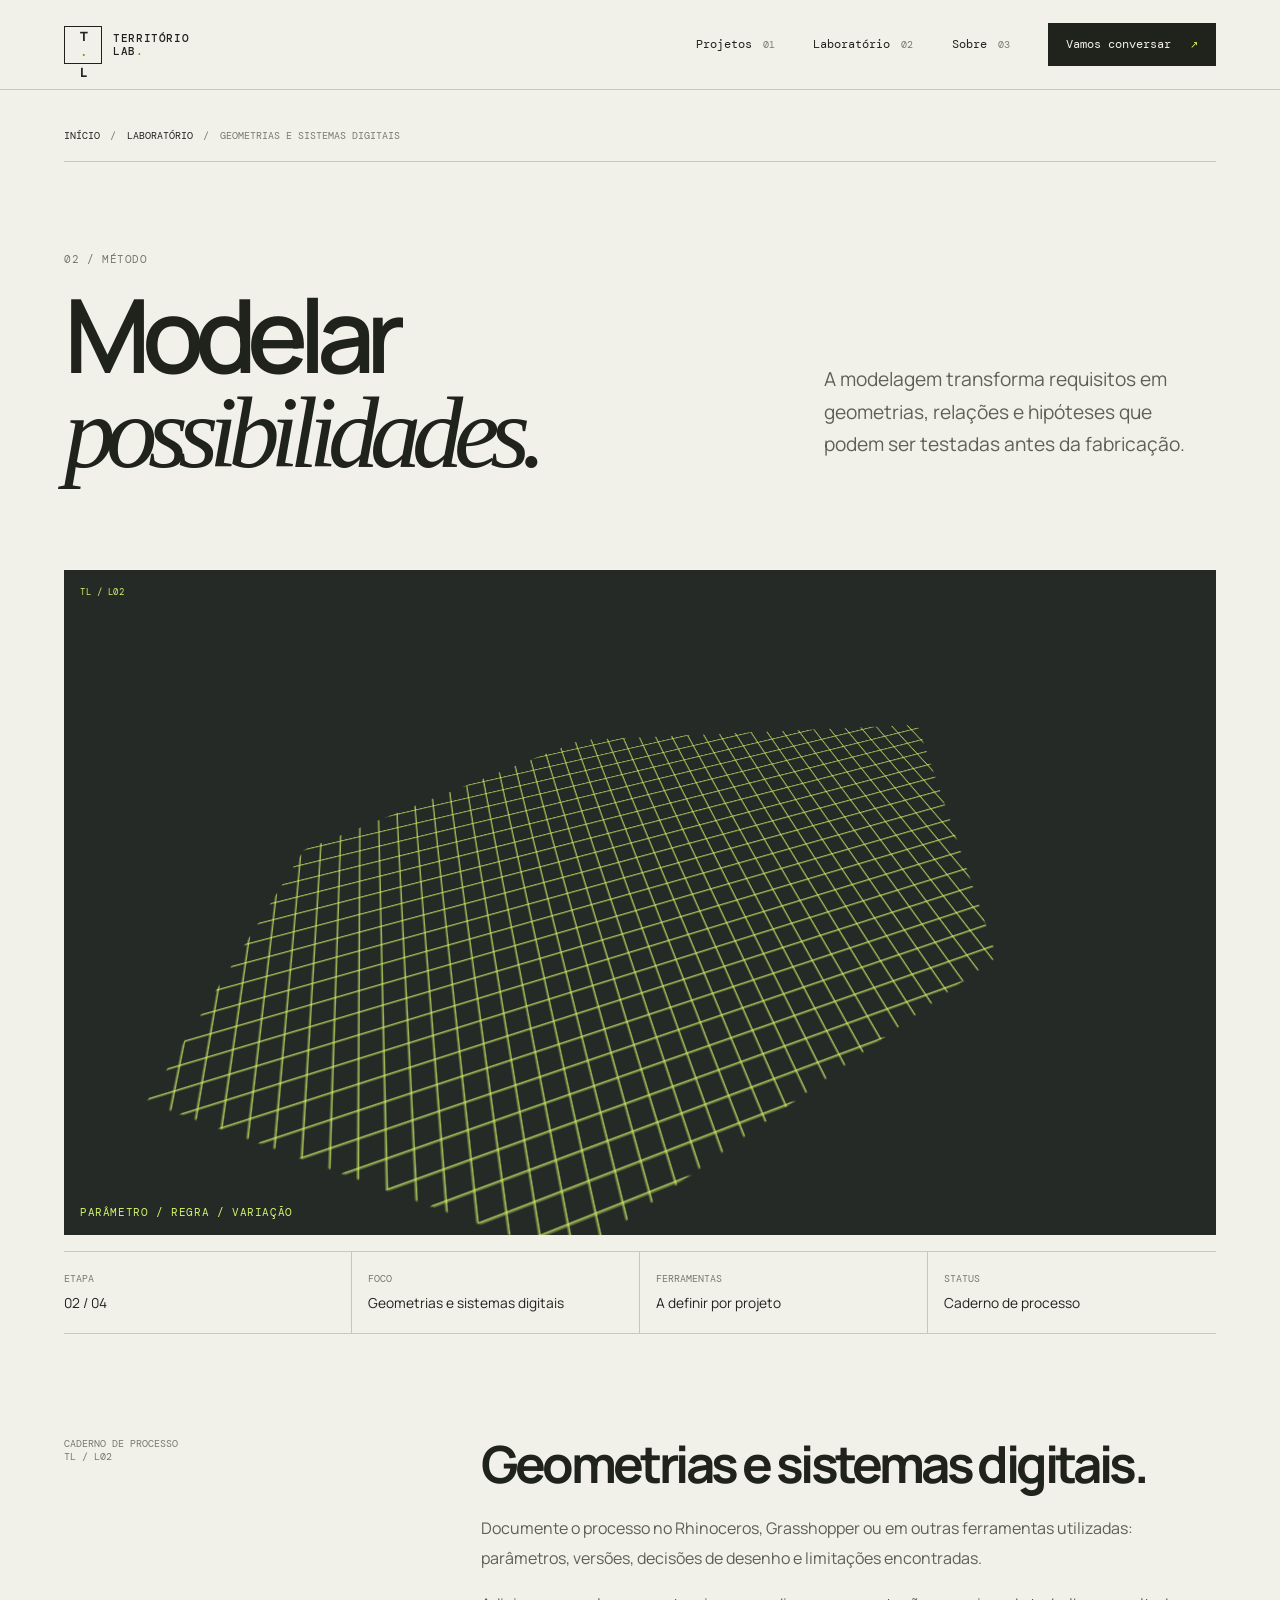
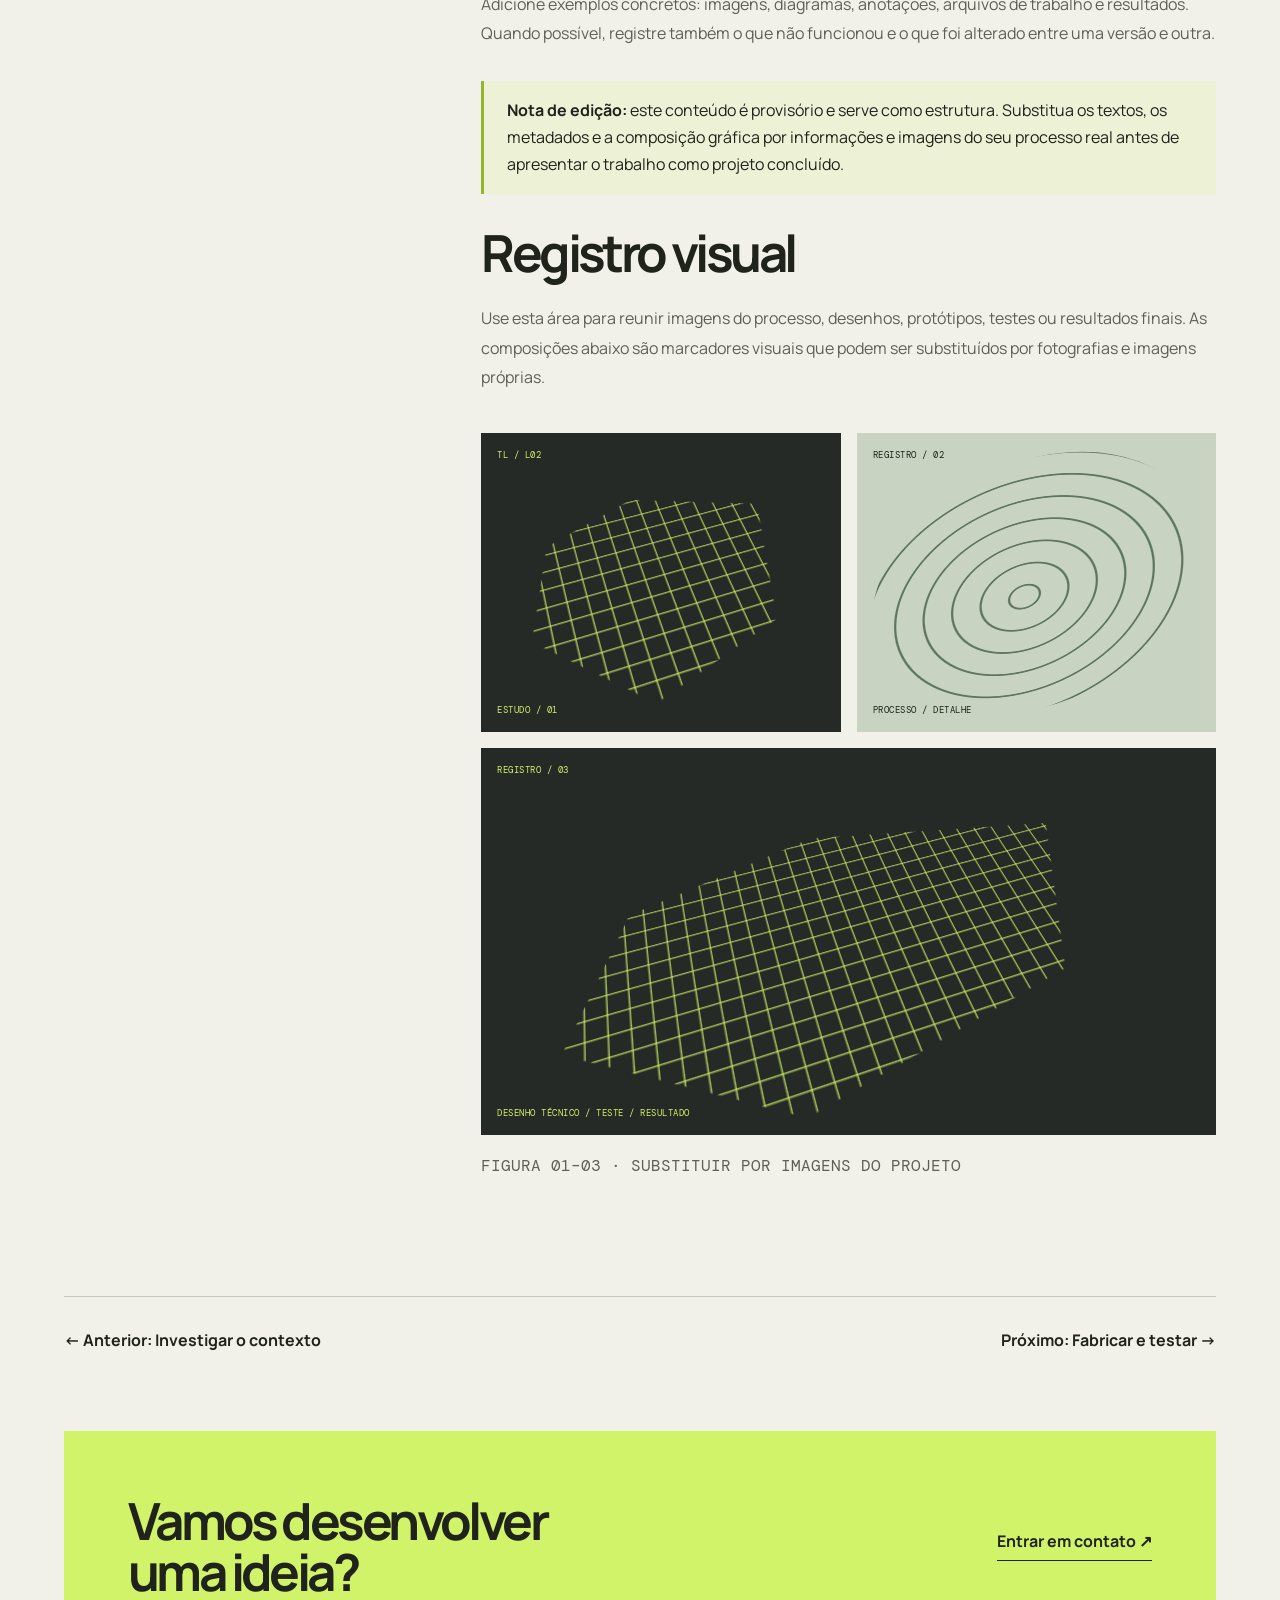
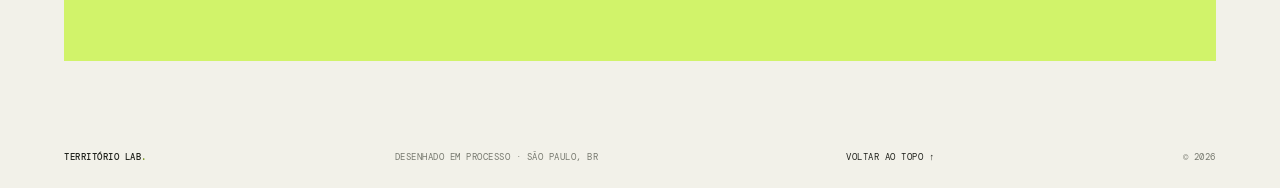
<file: laboratorio/modelagem.html>
<!doctype html>
<html lang="pt-BR">
<head>
  <meta charset="utf-8">
  <meta name="viewport" content="width=device-width, initial-scale=1">
  <meta name="description" content="A modelagem transforma requisitos em geometrias, relações e hipóteses que podem ser testadas antes da fabricação.">
  <meta name="theme-color" content="#171914">
  <title>Modelar possibilidades | Território Lab</title>
  <link rel="stylesheet" href="../style.css">
  <script src="../script.js" defer></script>
</head>
<body>
  <a class="skip-link" href="#conteudo">Pular para o conteúdo</a>
  <header class="site-header">
    <a class="brand" href="../index.html#inicio" aria-label="Território Lab — início"><span class="brand-mark" aria-hidden="true">T<span>·</span>L</span><span class="brand-name">TERRITÓRIO<br>LAB<span class="brand-period">.</span></span></a>
    <button class="menu-toggle" type="button" aria-expanded="false" aria-controls="site-nav"><span class="menu-toggle-lines" aria-hidden="true"></span><span class="sr-only">Abrir menu</span></button>
    <nav class="site-nav" id="site-nav" aria-label="Navegação principal"><a href="../index.html#projetos">Projetos <span>01</span></a><a href="../index.html#laboratorio">Laboratório <span>02</span></a><a href="../index.html#sobre">Sobre <span>03</span></a><a class="nav-contact" href="../index.html#contato">Vamos conversar <span aria-hidden="true">↗</span></a></nav>
  </header>
  <main id="conteudo" class="section-shell detail-hero">
    <nav class="detail-breadcrumb" aria-label="Você está aqui"><a href="../index.html">Início</a><span>/</span><a href="../index.html#laboratorio">Laboratório</a><span>/</span><span>Geometrias e sistemas digitais</span></nav>
    <div class="detail-heading"><div><p class="eyebrow">02 / MÉTODO</p><h1>Modelar <em>possibilidades.</em></h1></div><p class="detail-summary">A modelagem transforma requisitos em geometrias, relações e hipóteses que podem ser testadas antes da fabricação.</p></div>
    <div class="detail-visual" role="img" aria-label="Composição gráfica provisória do projeto"><div class="project-art art-parametric"><span class="art-index">TL / L02</span><div class="parametric-grid"></div><span class="art-caption">PARÂMETRO / REGRA / VARIAÇÃO</span></div></div>
    <dl class="detail-meta"><div><dt>Etapa</dt><dd>02 / 04</dd></div><div><dt>Foco</dt><dd>Geometrias e sistemas digitais</dd></div><div><dt>Ferramentas</dt><dd>A definir por projeto</dd></div><div><dt>Status</dt><dd>Caderno de processo</dd></div></dl>
    <section class="detail-body"><div class="detail-side">CADERNO DE PROCESSO<br>TL / L02</div><div class="detail-copy"><h2>Geometrias e sistemas digitais.</h2><p>Documente o processo no Rhinoceros, Grasshopper ou em outras ferramentas utilizadas: parâmetros, versões, decisões de desenho e limitações encontradas.</p><p>Adicione exemplos concretos: imagens, diagramas, anotações, arquivos de trabalho e resultados. Quando possível, registre também o que não funcionou e o que foi alterado entre uma versão e outra.</p><div class="detail-callout"><strong>Nota de edição:</strong> este conteúdo é provisório e serve como estrutura. Substitua os textos, os metadados e a composição gráfica por informações e imagens do seu processo real antes de apresentar o trabalho como projeto concluído.</div><h2>Registro visual</h2><p>Use esta área para reunir imagens do processo, desenhos, protótipos, testes ou resultados finais. As composições abaixo são marcadores visuais que podem ser substituídos por fotografias e imagens próprias.</p><div class="detail-gallery"><div class="project-art art-parametric"><span class="art-index">TL / L02</span><div class="parametric-grid"></div><span class="art-caption">ESTUDO / 01</span></div><div class="project-art art-map"><span class="art-index">REGISTRO / 02</span><div class="map-rings"></div><span class="art-caption">PROCESSO / DETALHE</span></div><div class="project-art art-parametric gallery-wide"><span class="art-index">REGISTRO / 03</span><div class="parametric-grid"></div><span class="art-caption">DESENHO TÉCNICO / TESTE / RESULTADO</span></div></div><p class="detail-caption">Figura 01–03 · substituir por imagens do projeto</p></div></section>
    <div class="detail-next"><a href="investigacao.html">← Anterior: Investigar o contexto</a><a href="fabricacao.html">Próximo: Fabricar e testar →</a></div>
  </main>
  <section class="section-shell"><div class="detail-cta"><h2>Vamos desenvolver<br>uma ideia?</h2><a href="../index.html#contato">Entrar em contato ↗</a></div></section>
  <footer class="site-footer section-shell"><a class="footer-brand" href="../index.html#inicio">TERRITÓRIO LAB<span>.</span></a><span>DESENHADO EM PROCESSO · SÃO PAULO, BR</span><a href="#conteudo">VOLTAR AO TOPO ↑</a><span>© <span id="current-year">2026</span></span></footer>
</body>
</html>
</file>
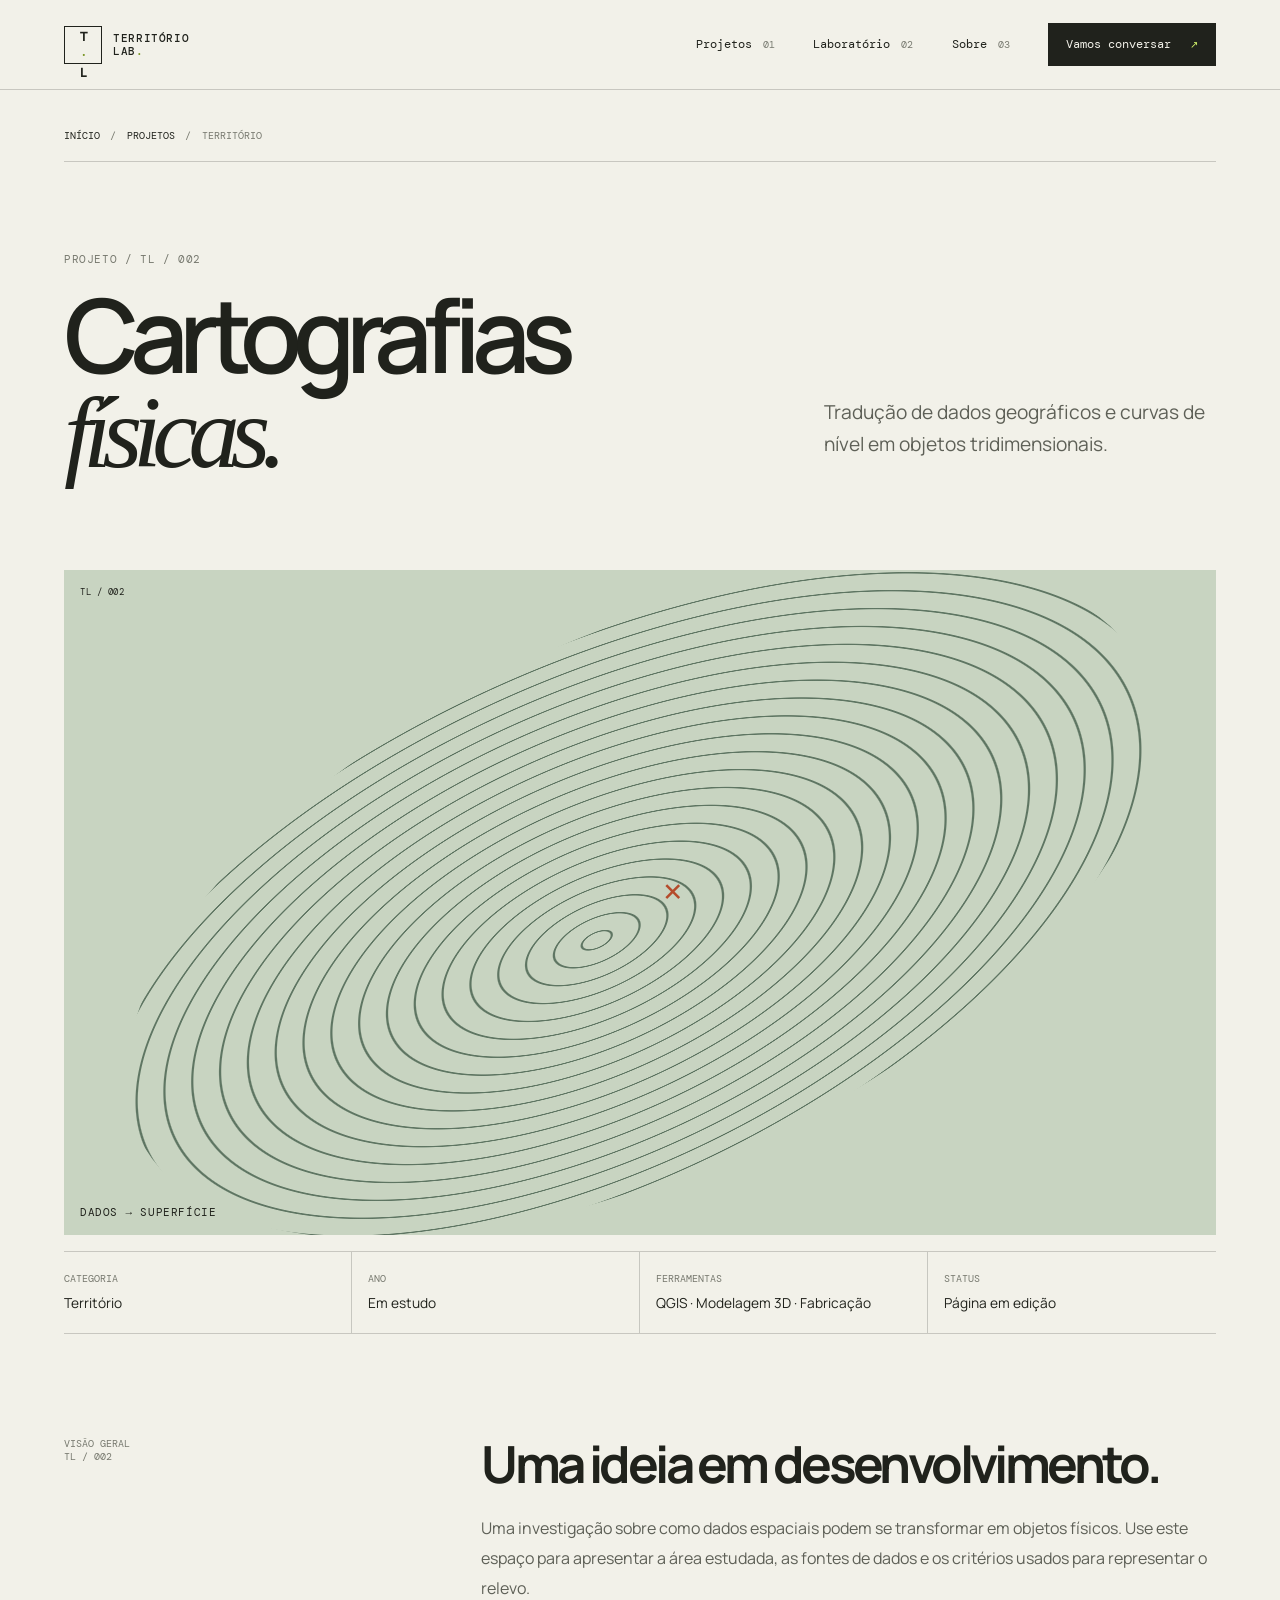
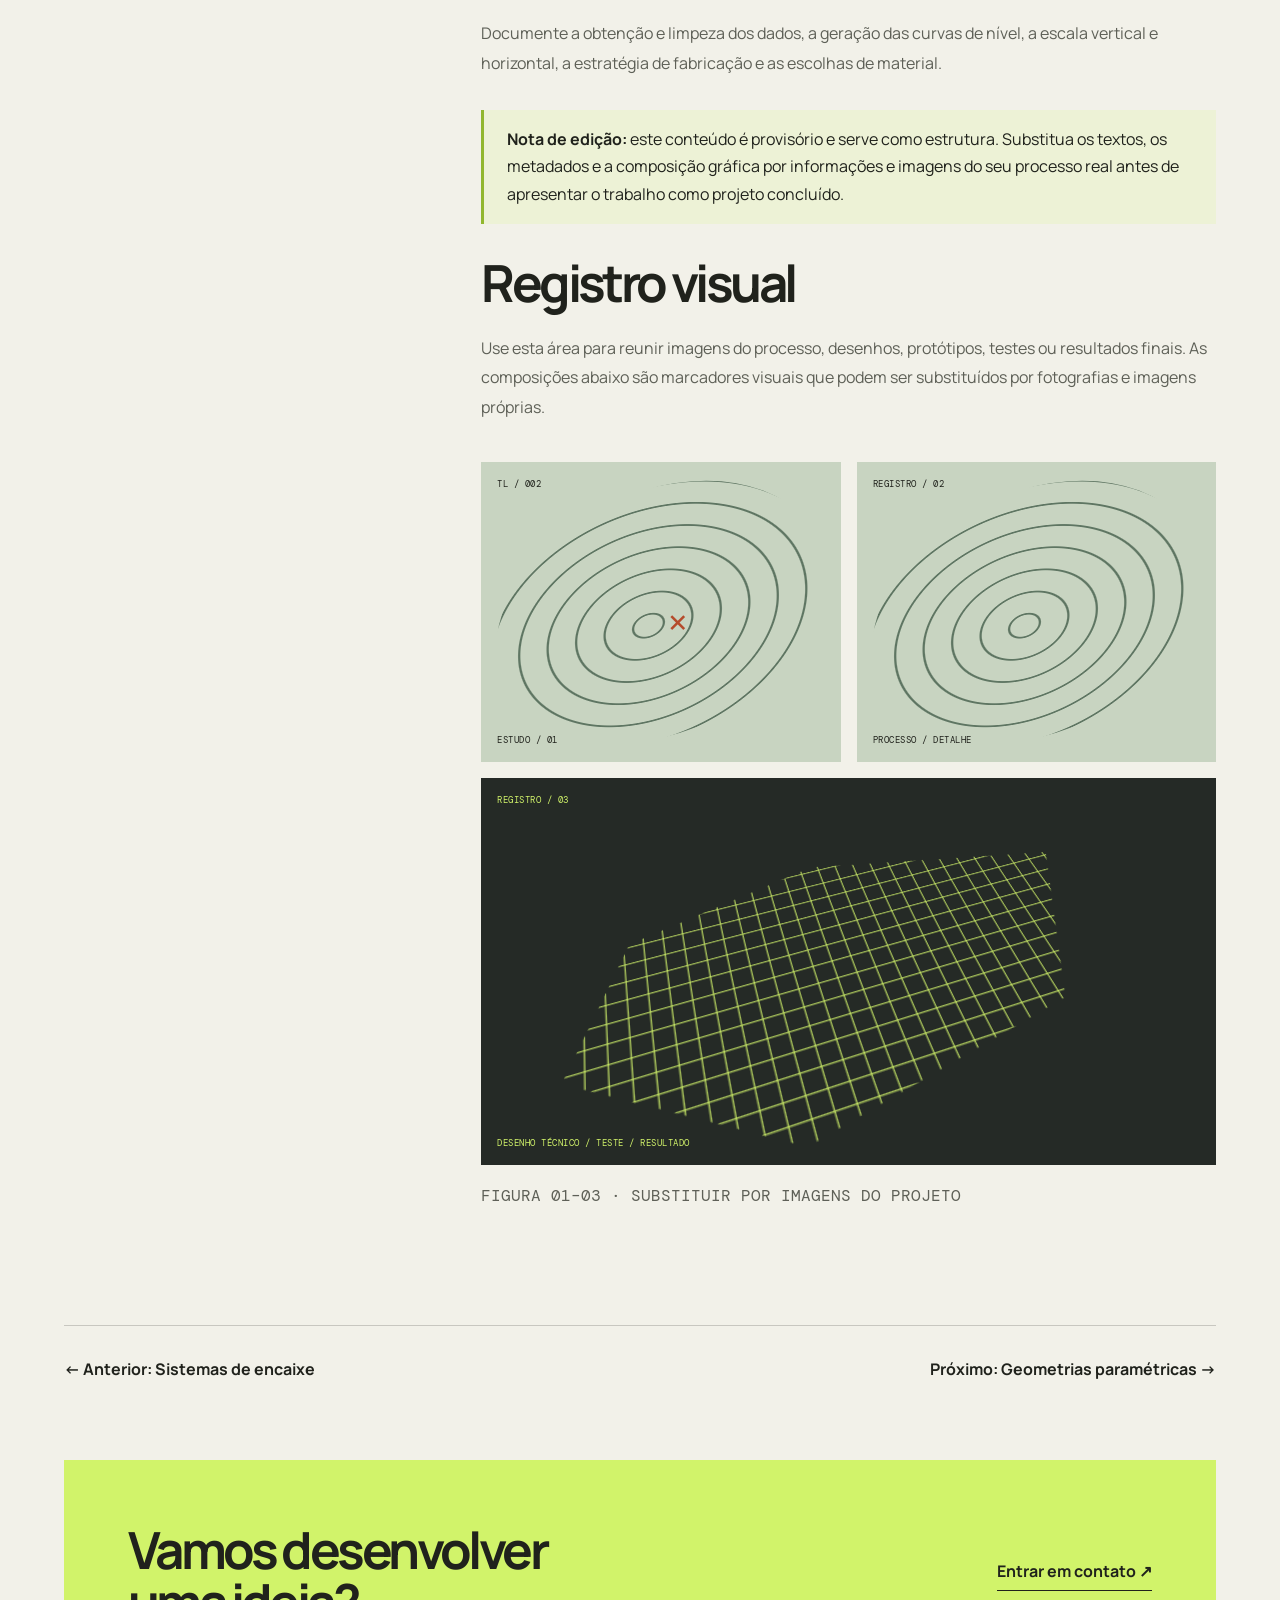
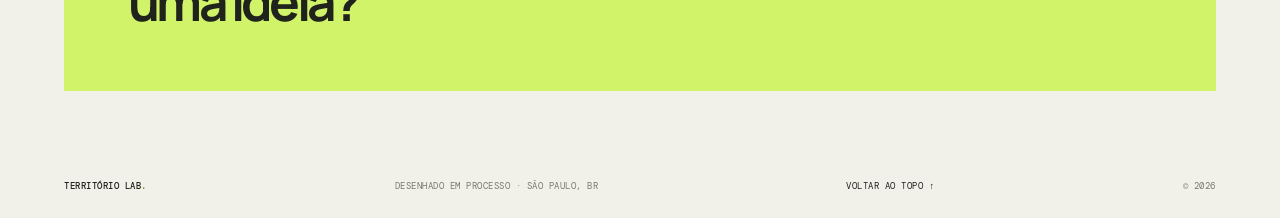
<file: projetos/cartografias-fisicas.html>
<!doctype html>
<html lang="pt-BR">
<head>
  <meta charset="utf-8">
  <meta name="viewport" content="width=device-width, initial-scale=1">
  <meta name="description" content="Tradução de dados geográficos e curvas de nível em objetos tridimensionais.">
  <meta name="theme-color" content="#171914">
  <title>Cartografias físicas | Território Lab</title>
  <link rel="stylesheet" href="../style.css">
  <script src="../script.js" defer></script>
</head>
<body>
  <a class="skip-link" href="#conteudo">Pular para o conteúdo</a>
  <header class="site-header">
    <a class="brand" href="../index.html#inicio" aria-label="Território Lab — início"><span class="brand-mark" aria-hidden="true">T<span>·</span>L</span><span class="brand-name">TERRITÓRIO<br>LAB<span class="brand-period">.</span></span></a>
    <button class="menu-toggle" type="button" aria-expanded="false" aria-controls="site-nav"><span class="menu-toggle-lines" aria-hidden="true"></span><span class="sr-only">Abrir menu</span></button>
    <nav class="site-nav" id="site-nav" aria-label="Navegação principal"><a href="../index.html#projetos">Projetos <span>01</span></a><a href="../index.html#laboratorio">Laboratório <span>02</span></a><a href="../index.html#sobre">Sobre <span>03</span></a><a class="nav-contact" href="../index.html#contato">Vamos conversar <span aria-hidden="true">↗</span></a></nav>
  </header>
  <main id="conteudo" class="section-shell detail-hero">
    <nav class="detail-breadcrumb" aria-label="Você está aqui"><a href="../index.html">Início</a><span>/</span><a href="../index.html#projetos">Projetos</a><span>/</span><span>Território</span></nav>
    <div class="detail-heading"><div><p class="eyebrow">PROJETO / TL / 002</p><h1>Cartografias <em>físicas.</em></h1></div><p class="detail-summary">Tradução de dados geográficos e curvas de nível em objetos tridimensionais.</p></div>
    <div class="detail-visual" role="img" aria-label="Composição gráfica provisória do projeto"><div class="project-art art-map"><span class="art-index">TL / 002</span><div class="map-rings"></div><span class="map-pin">×</span><span class="art-caption">DADOS → SUPERFÍCIE</span></div></div>
    <dl class="detail-meta"><div><dt>Categoria</dt><dd>Território</dd></div><div><dt>Ano</dt><dd>Em estudo</dd></div><div><dt>Ferramentas</dt><dd>QGIS · Modelagem 3D · Fabricação</dd></div><div><dt>Status</dt><dd>Página em edição</dd></div></dl>
    <section class="detail-body"><div class="detail-side">VISÃO GERAL<br>TL / 002</div><div class="detail-copy"><h2>Uma ideia em desenvolvimento.</h2><p>Uma investigação sobre como dados espaciais podem se transformar em objetos físicos. Use este espaço para apresentar a área estudada, as fontes de dados e os critérios usados para representar o relevo.</p><p>Documente a obtenção e limpeza dos dados, a geração das curvas de nível, a escala vertical e horizontal, a estratégia de fabricação e as escolhas de material.</p><div class="detail-callout"><strong>Nota de edição:</strong> este conteúdo é provisório e serve como estrutura. Substitua os textos, os metadados e a composição gráfica por informações e imagens do seu processo real antes de apresentar o trabalho como projeto concluído.</div><h2>Registro visual</h2><p>Use esta área para reunir imagens do processo, desenhos, protótipos, testes ou resultados finais. As composições abaixo são marcadores visuais que podem ser substituídos por fotografias e imagens próprias.</p><div class="detail-gallery"><div class="project-art art-map"><span class="art-index">TL / 002</span><div class="map-rings"></div><span class="map-pin">×</span><span class="art-caption">ESTUDO / 01</span></div><div class="project-art art-map"><span class="art-index">REGISTRO / 02</span><div class="map-rings"></div><span class="art-caption">PROCESSO / DETALHE</span></div><div class="project-art art-parametric gallery-wide"><span class="art-index">REGISTRO / 03</span><div class="parametric-grid"></div><span class="art-caption">DESENHO TÉCNICO / TESTE / RESULTADO</span></div></div><p class="detail-caption">Figura 01–03 · substituir por imagens do projeto</p></div></section>
    <div class="detail-next"><a href="sistemas-de-encaixe.html">← Anterior: Sistemas de encaixe</a><a href="geometrias-parametricas.html">Próximo: Geometrias paramétricas →</a></div>
  </main>
  <section class="section-shell"><div class="detail-cta"><h2>Vamos desenvolver<br>uma ideia?</h2><a href="../index.html#contato">Entrar em contato ↗</a></div></section>
  <footer class="site-footer section-shell"><a class="footer-brand" href="../index.html#inicio">TERRITÓRIO LAB<span>.</span></a><span>DESENHADO EM PROCESSO · SÃO PAULO, BR</span><a href="#conteudo">VOLTAR AO TOPO ↑</a><span>© <span id="current-year">2026</span></span></footer>
</body>
</html>
</file>
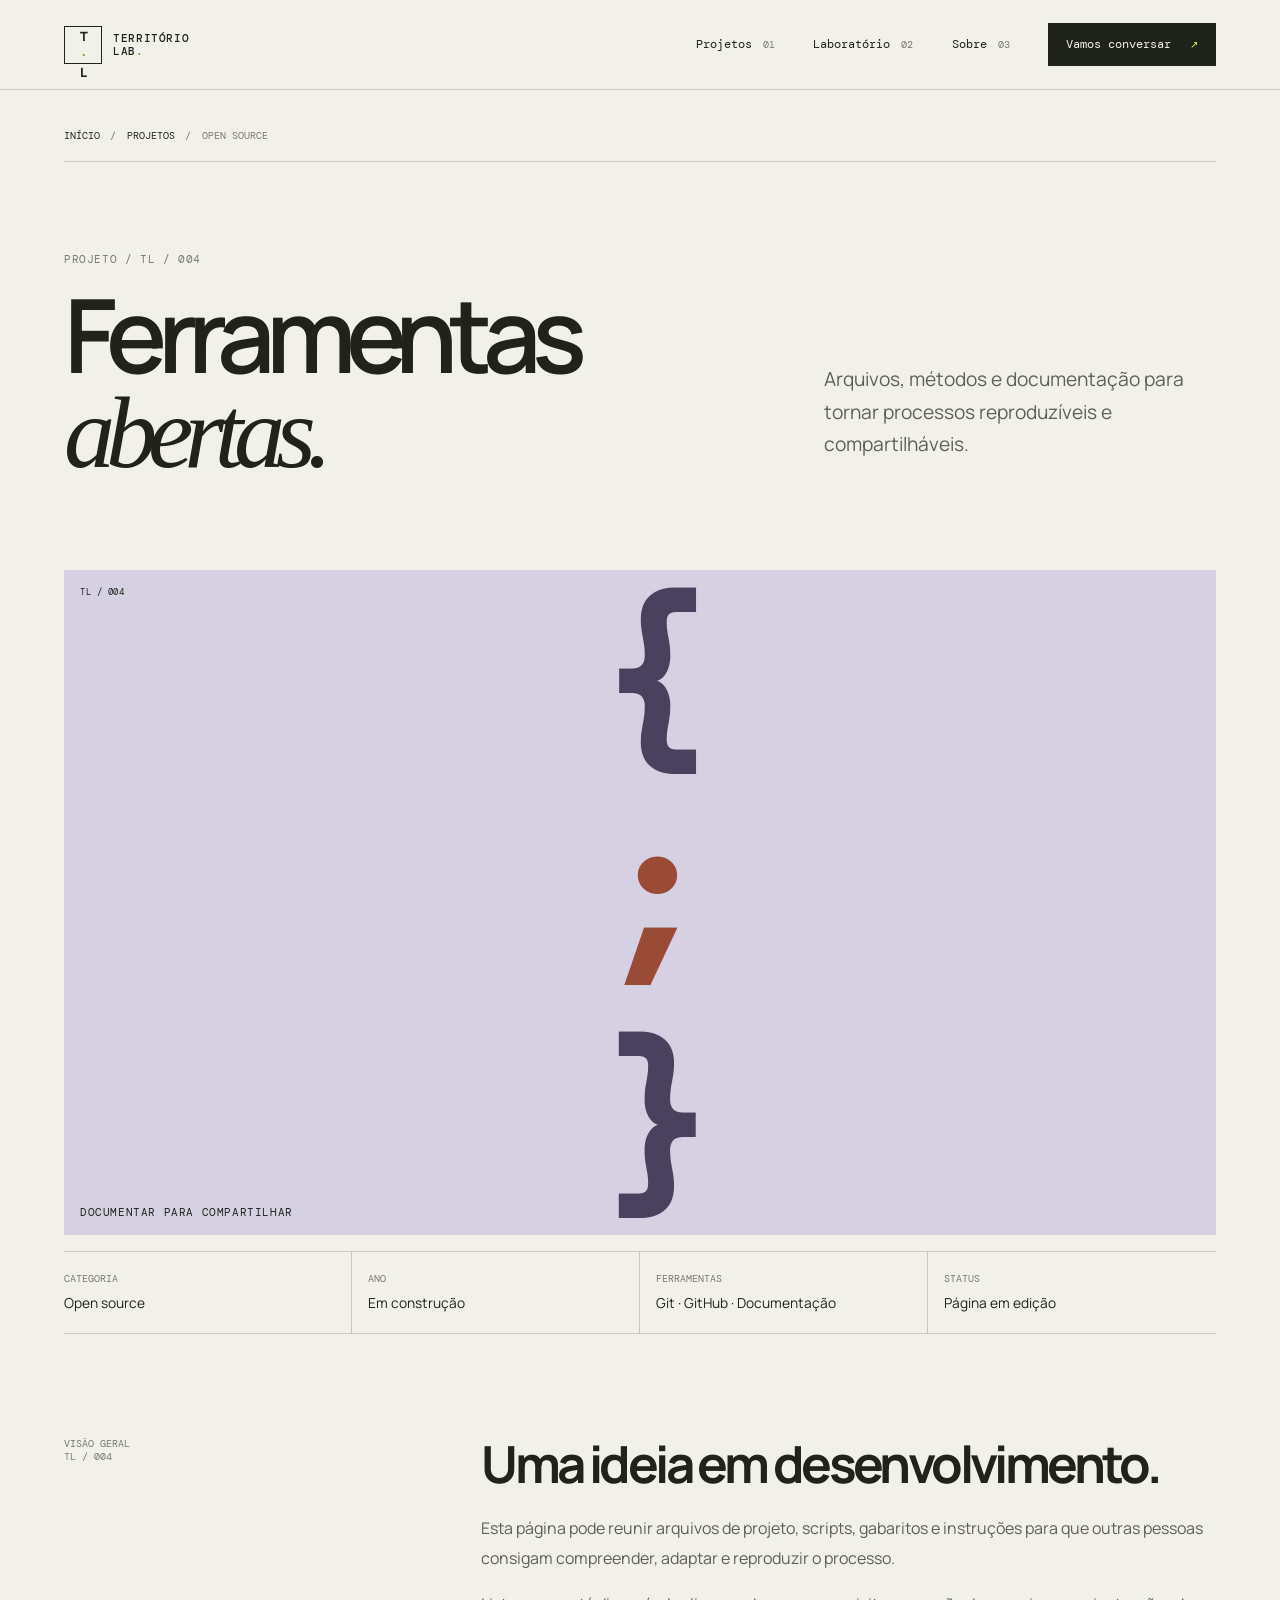
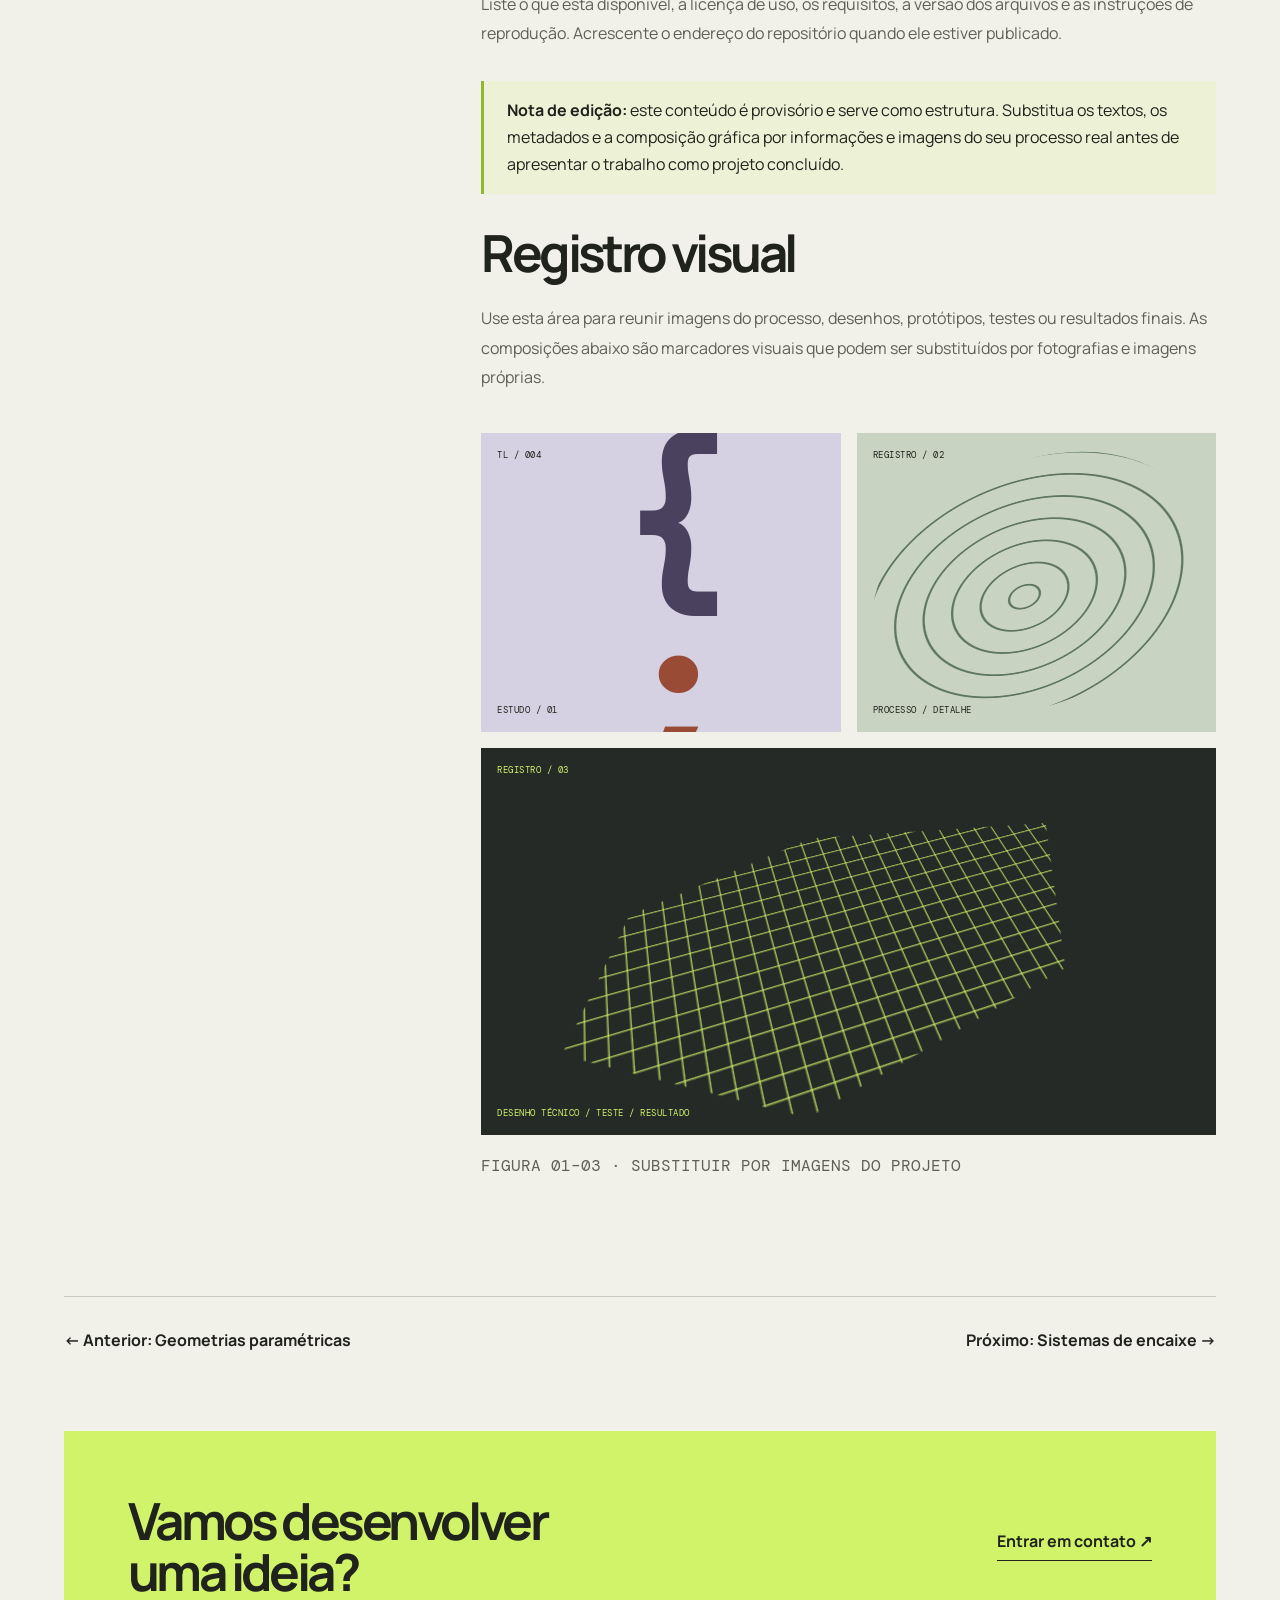
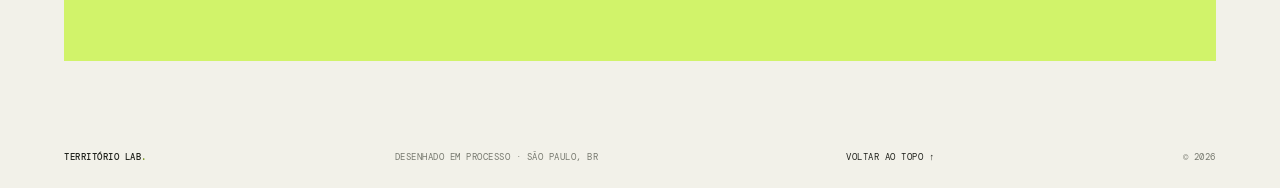
<file: projetos/ferramentas-abertas.html>
<!doctype html>
<html lang="pt-BR">
<head>
  <meta charset="utf-8">
  <meta name="viewport" content="width=device-width, initial-scale=1">
  <meta name="description" content="Arquivos, métodos e documentação para tornar processos reproduzíveis e compartilháveis.">
  <meta name="theme-color" content="#171914">
  <title>Ferramentas abertas | Território Lab</title>
  <link rel="stylesheet" href="../style.css">
  <script src="../script.js" defer></script>
</head>
<body>
  <a class="skip-link" href="#conteudo">Pular para o conteúdo</a>
  <header class="site-header">
    <a class="brand" href="../index.html#inicio" aria-label="Território Lab — início"><span class="brand-mark" aria-hidden="true">T<span>·</span>L</span><span class="brand-name">TERRITÓRIO<br>LAB<span class="brand-period">.</span></span></a>
    <button class="menu-toggle" type="button" aria-expanded="false" aria-controls="site-nav"><span class="menu-toggle-lines" aria-hidden="true"></span><span class="sr-only">Abrir menu</span></button>
    <nav class="site-nav" id="site-nav" aria-label="Navegação principal"><a href="../index.html#projetos">Projetos <span>01</span></a><a href="../index.html#laboratorio">Laboratório <span>02</span></a><a href="../index.html#sobre">Sobre <span>03</span></a><a class="nav-contact" href="../index.html#contato">Vamos conversar <span aria-hidden="true">↗</span></a></nav>
  </header>
  <main id="conteudo" class="section-shell detail-hero">
    <nav class="detail-breadcrumb" aria-label="Você está aqui"><a href="../index.html">Início</a><span>/</span><a href="../index.html#projetos">Projetos</a><span>/</span><span>Open source</span></nav>
    <div class="detail-heading"><div><p class="eyebrow">PROJETO / TL / 004</p><h1>Ferramentas <em>abertas.</em></h1></div><p class="detail-summary">Arquivos, métodos e documentação para tornar processos reproduzíveis e compartilháveis.</p></div>
    <div class="detail-visual" role="img" aria-label="Composição gráfica provisória do projeto"><div class="project-art art-open"><span class="art-index">TL / 004</span><div class="open-symbol">{<span>;</span>}</div><span class="art-caption">DOCUMENTAR PARA COMPARTILHAR</span></div></div>
    <dl class="detail-meta"><div><dt>Categoria</dt><dd>Open source</dd></div><div><dt>Ano</dt><dd>Em construção</dd></div><div><dt>Ferramentas</dt><dd>Git · GitHub · Documentação</dd></div><div><dt>Status</dt><dd>Página em edição</dd></div></dl>
    <section class="detail-body"><div class="detail-side">VISÃO GERAL<br>TL / 004</div><div class="detail-copy"><h2>Uma ideia em desenvolvimento.</h2><p>Esta página pode reunir arquivos de projeto, scripts, gabaritos e instruções para que outras pessoas consigam compreender, adaptar e reproduzir o processo.</p><p>Liste o que está disponível, a licença de uso, os requisitos, a versão dos arquivos e as instruções de reprodução. Acrescente o endereço do repositório quando ele estiver publicado.</p><div class="detail-callout"><strong>Nota de edição:</strong> este conteúdo é provisório e serve como estrutura. Substitua os textos, os metadados e a composição gráfica por informações e imagens do seu processo real antes de apresentar o trabalho como projeto concluído.</div><h2>Registro visual</h2><p>Use esta área para reunir imagens do processo, desenhos, protótipos, testes ou resultados finais. As composições abaixo são marcadores visuais que podem ser substituídos por fotografias e imagens próprias.</p><div class="detail-gallery"><div class="project-art art-open"><span class="art-index">TL / 004</span><div class="open-symbol">{<span>;</span>}</div><span class="art-caption">ESTUDO / 01</span></div><div class="project-art art-map"><span class="art-index">REGISTRO / 02</span><div class="map-rings"></div><span class="art-caption">PROCESSO / DETALHE</span></div><div class="project-art art-parametric gallery-wide"><span class="art-index">REGISTRO / 03</span><div class="parametric-grid"></div><span class="art-caption">DESENHO TÉCNICO / TESTE / RESULTADO</span></div></div><p class="detail-caption">Figura 01–03 · substituir por imagens do projeto</p></div></section>
    <div class="detail-next"><a href="geometrias-parametricas.html">← Anterior: Geometrias paramétricas</a><a href="sistemas-de-encaixe.html">Próximo: Sistemas de encaixe →</a></div>
  </main>
  <section class="section-shell"><div class="detail-cta"><h2>Vamos desenvolver<br>uma ideia?</h2><a href="../index.html#contato">Entrar em contato ↗</a></div></section>
  <footer class="site-footer section-shell"><a class="footer-brand" href="../index.html#inicio">TERRITÓRIO LAB<span>.</span></a><span>DESENHADO EM PROCESSO · SÃO PAULO, BR</span><a href="#conteudo">VOLTAR AO TOPO ↑</a><span>© <span id="current-year">2026</span></span></footer>
</body>
</html>
</file>
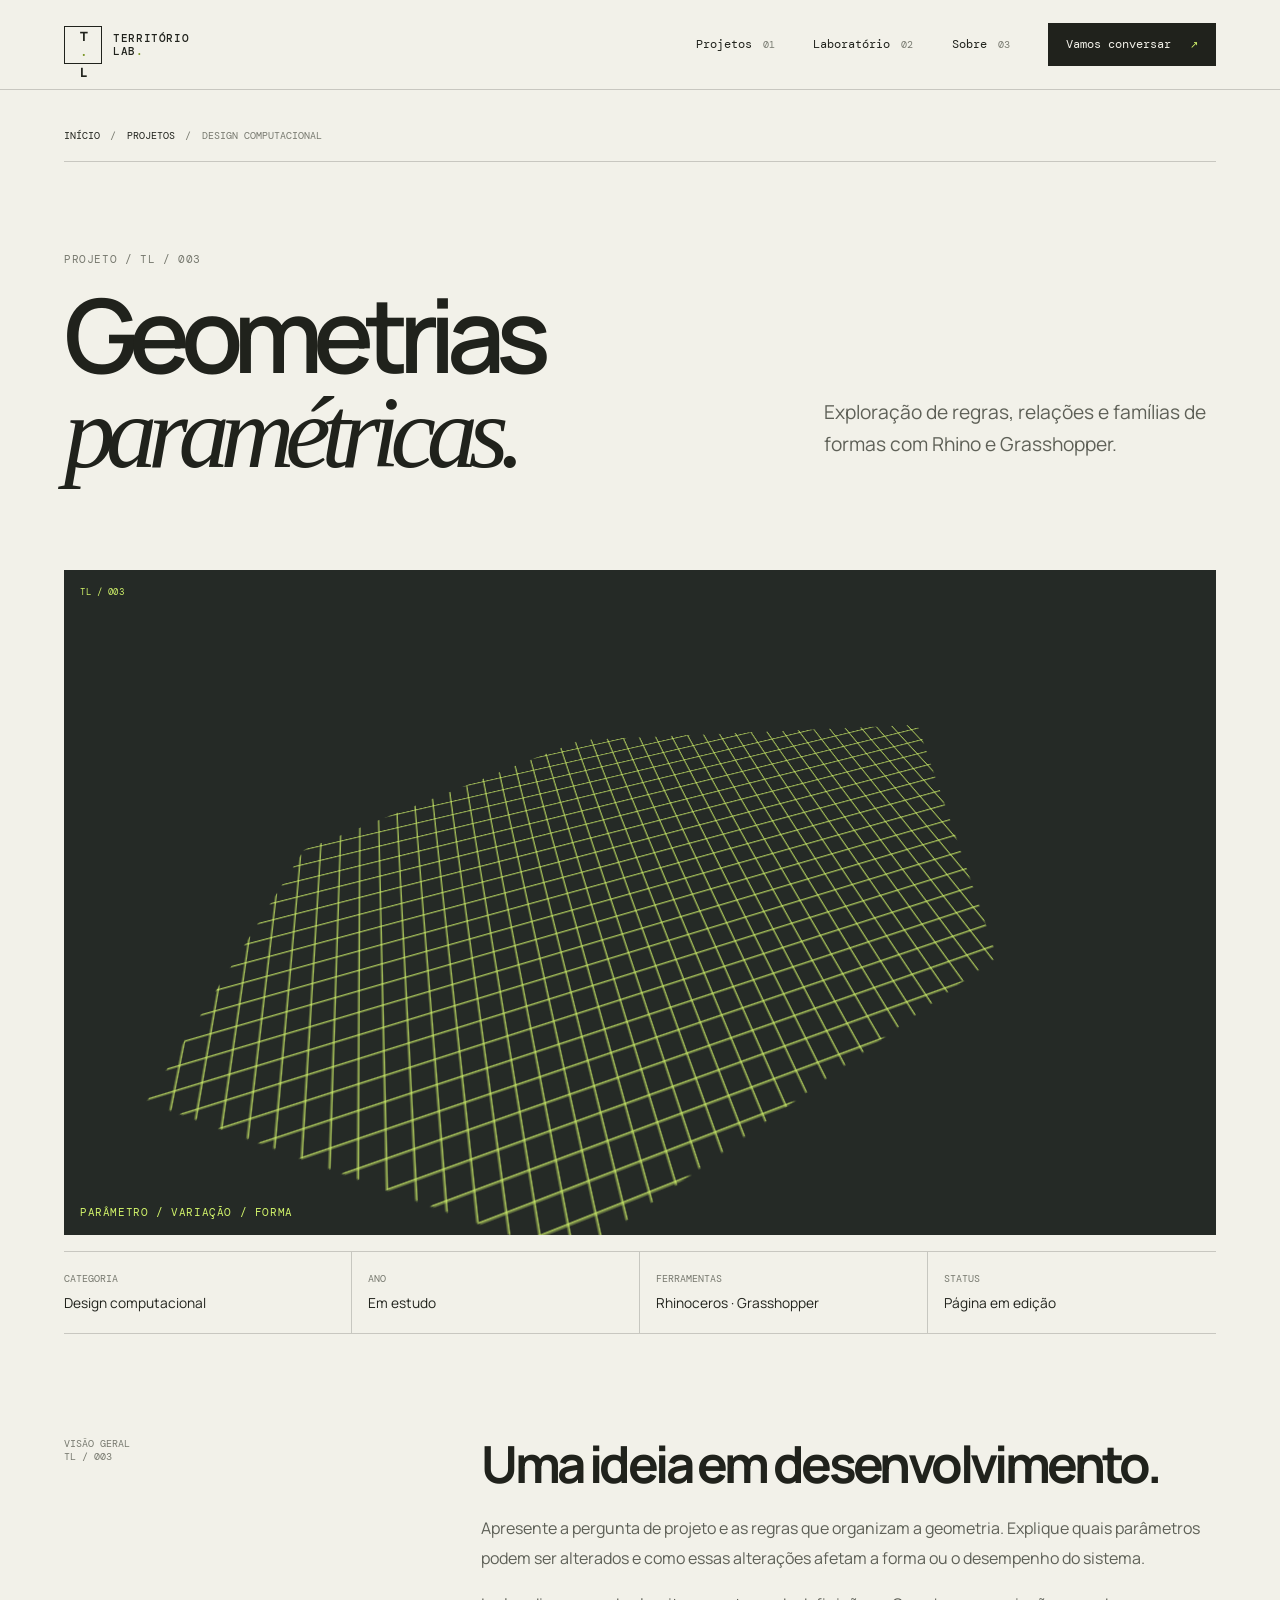
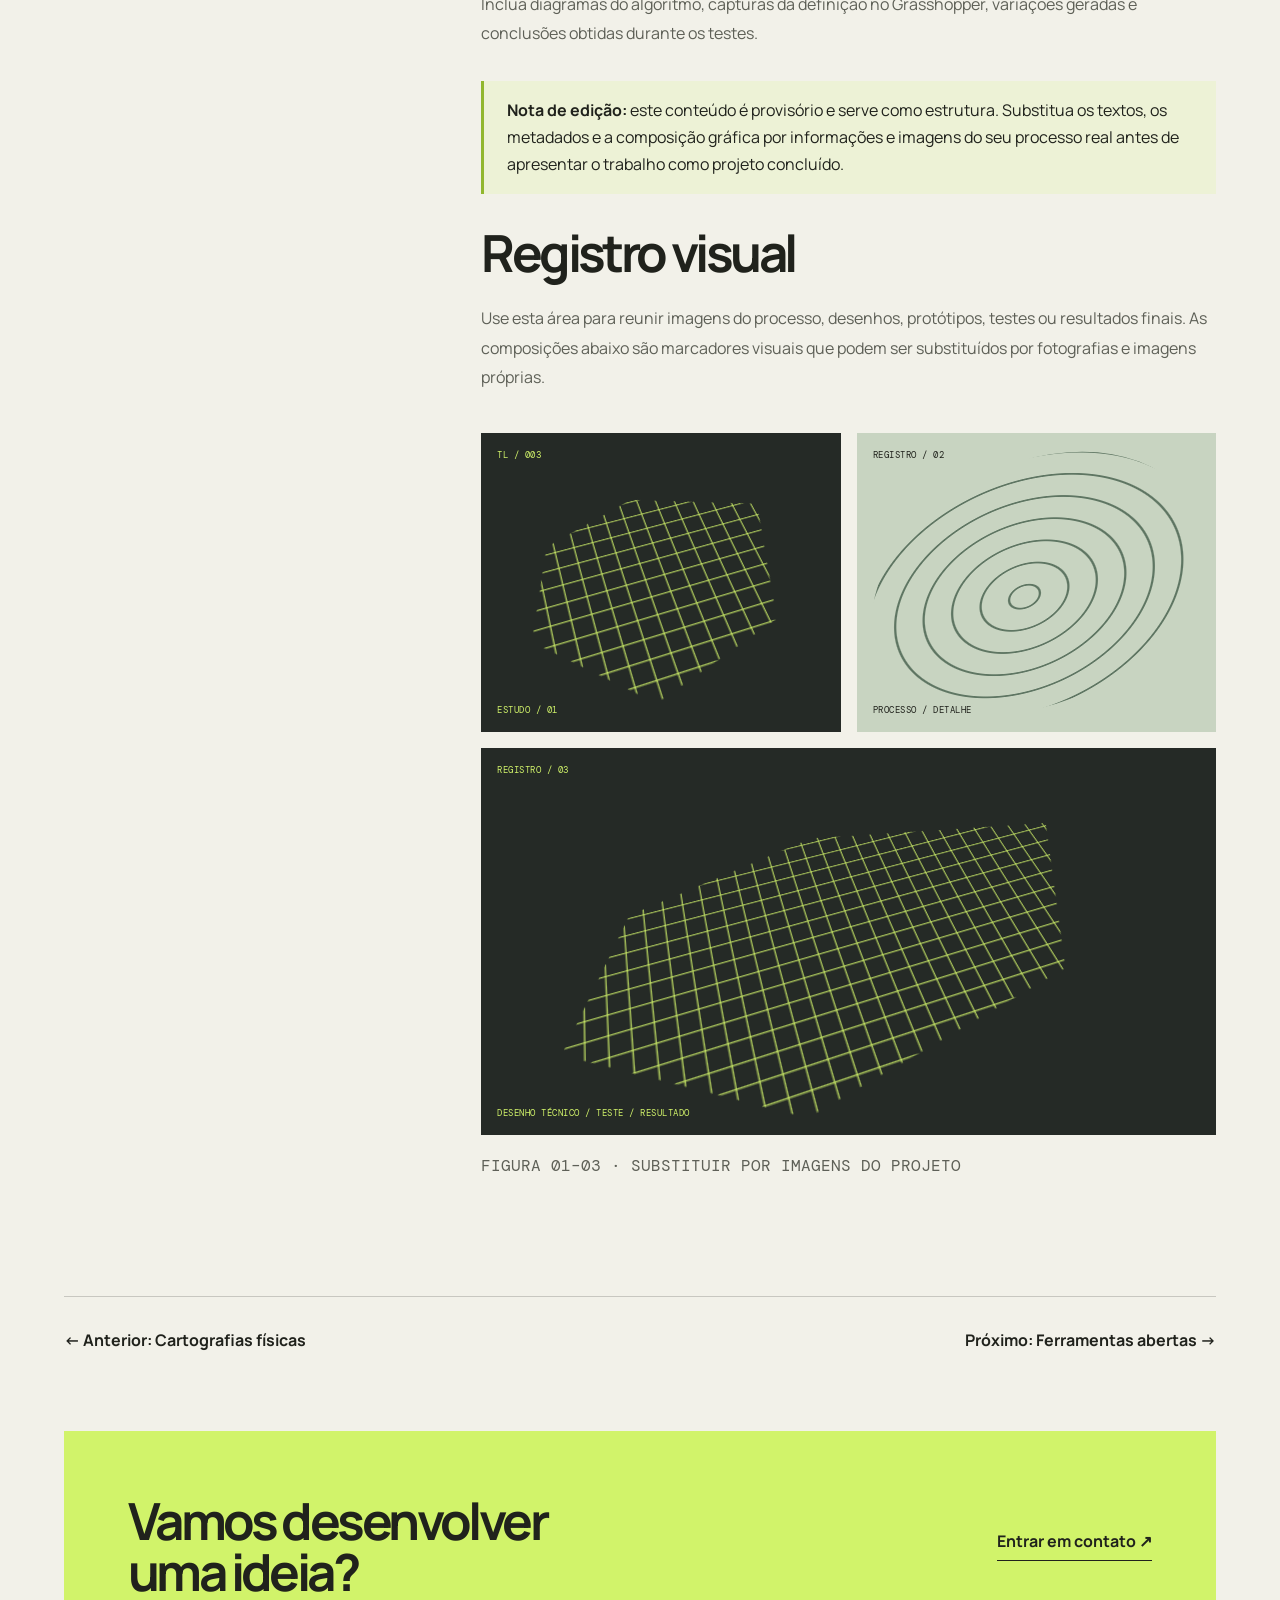
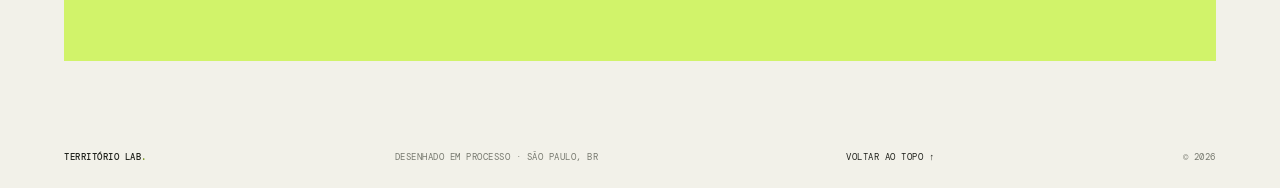
<file: projetos/geometrias-parametricas.html>
<!doctype html>
<html lang="pt-BR">
<head>
  <meta charset="utf-8">
  <meta name="viewport" content="width=device-width, initial-scale=1">
  <meta name="description" content="Exploração de regras, relações e famílias de formas com Rhino e Grasshopper.">
  <meta name="theme-color" content="#171914">
  <title>Geometrias paramétricas | Território Lab</title>
  <link rel="stylesheet" href="../style.css">
  <script src="../script.js" defer></script>
</head>
<body>
  <a class="skip-link" href="#conteudo">Pular para o conteúdo</a>
  <header class="site-header">
    <a class="brand" href="../index.html#inicio" aria-label="Território Lab — início"><span class="brand-mark" aria-hidden="true">T<span>·</span>L</span><span class="brand-name">TERRITÓRIO<br>LAB<span class="brand-period">.</span></span></a>
    <button class="menu-toggle" type="button" aria-expanded="false" aria-controls="site-nav"><span class="menu-toggle-lines" aria-hidden="true"></span><span class="sr-only">Abrir menu</span></button>
    <nav class="site-nav" id="site-nav" aria-label="Navegação principal"><a href="../index.html#projetos">Projetos <span>01</span></a><a href="../index.html#laboratorio">Laboratório <span>02</span></a><a href="../index.html#sobre">Sobre <span>03</span></a><a class="nav-contact" href="../index.html#contato">Vamos conversar <span aria-hidden="true">↗</span></a></nav>
  </header>
  <main id="conteudo" class="section-shell detail-hero">
    <nav class="detail-breadcrumb" aria-label="Você está aqui"><a href="../index.html">Início</a><span>/</span><a href="../index.html#projetos">Projetos</a><span>/</span><span>Design computacional</span></nav>
    <div class="detail-heading"><div><p class="eyebrow">PROJETO / TL / 003</p><h1>Geometrias <em>paramétricas.</em></h1></div><p class="detail-summary">Exploração de regras, relações e famílias de formas com Rhino e Grasshopper.</p></div>
    <div class="detail-visual" role="img" aria-label="Composição gráfica provisória do projeto"><div class="project-art art-parametric"><span class="art-index">TL / 003</span><div class="parametric-grid"></div><span class="art-caption">PARÂMETRO / VARIAÇÃO / FORMA</span></div></div>
    <dl class="detail-meta"><div><dt>Categoria</dt><dd>Design computacional</dd></div><div><dt>Ano</dt><dd>Em estudo</dd></div><div><dt>Ferramentas</dt><dd>Rhinoceros · Grasshopper</dd></div><div><dt>Status</dt><dd>Página em edição</dd></div></dl>
    <section class="detail-body"><div class="detail-side">VISÃO GERAL<br>TL / 003</div><div class="detail-copy"><h2>Uma ideia em desenvolvimento.</h2><p>Apresente a pergunta de projeto e as regras que organizam a geometria. Explique quais parâmetros podem ser alterados e como essas alterações afetam a forma ou o desempenho do sistema.</p><p>Inclua diagramas do algoritmo, capturas da definição no Grasshopper, variações geradas e conclusões obtidas durante os testes.</p><div class="detail-callout"><strong>Nota de edição:</strong> este conteúdo é provisório e serve como estrutura. Substitua os textos, os metadados e a composição gráfica por informações e imagens do seu processo real antes de apresentar o trabalho como projeto concluído.</div><h2>Registro visual</h2><p>Use esta área para reunir imagens do processo, desenhos, protótipos, testes ou resultados finais. As composições abaixo são marcadores visuais que podem ser substituídos por fotografias e imagens próprias.</p><div class="detail-gallery"><div class="project-art art-parametric"><span class="art-index">TL / 003</span><div class="parametric-grid"></div><span class="art-caption">ESTUDO / 01</span></div><div class="project-art art-map"><span class="art-index">REGISTRO / 02</span><div class="map-rings"></div><span class="art-caption">PROCESSO / DETALHE</span></div><div class="project-art art-parametric gallery-wide"><span class="art-index">REGISTRO / 03</span><div class="parametric-grid"></div><span class="art-caption">DESENHO TÉCNICO / TESTE / RESULTADO</span></div></div><p class="detail-caption">Figura 01–03 · substituir por imagens do projeto</p></div></section>
    <div class="detail-next"><a href="cartografias-fisicas.html">← Anterior: Cartografias físicas</a><a href="ferramentas-abertas.html">Próximo: Ferramentas abertas →</a></div>
  </main>
  <section class="section-shell"><div class="detail-cta"><h2>Vamos desenvolver<br>uma ideia?</h2><a href="../index.html#contato">Entrar em contato ↗</a></div></section>
  <footer class="site-footer section-shell"><a class="footer-brand" href="../index.html#inicio">TERRITÓRIO LAB<span>.</span></a><span>DESENHADO EM PROCESSO · SÃO PAULO, BR</span><a href="#conteudo">VOLTAR AO TOPO ↑</a><span>© <span id="current-year">2026</span></span></footer>
</body>
</html>
</file>
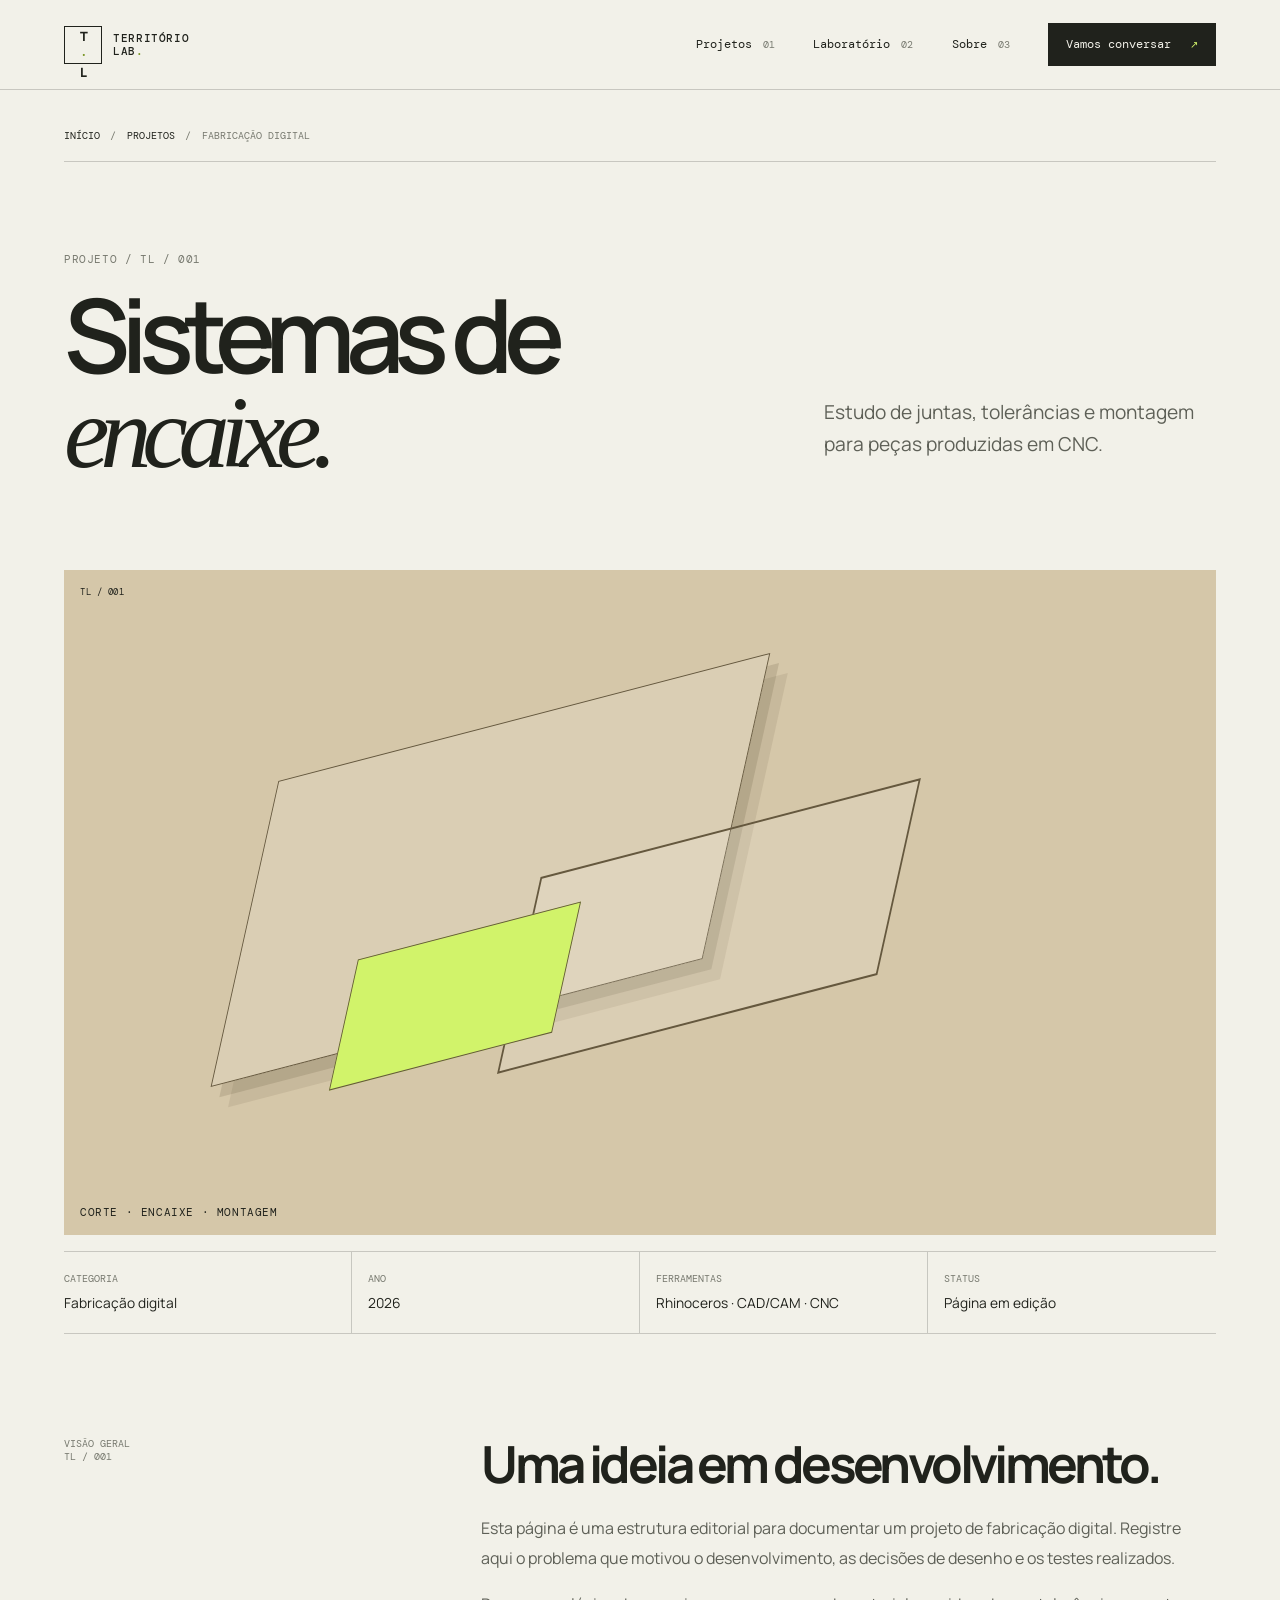
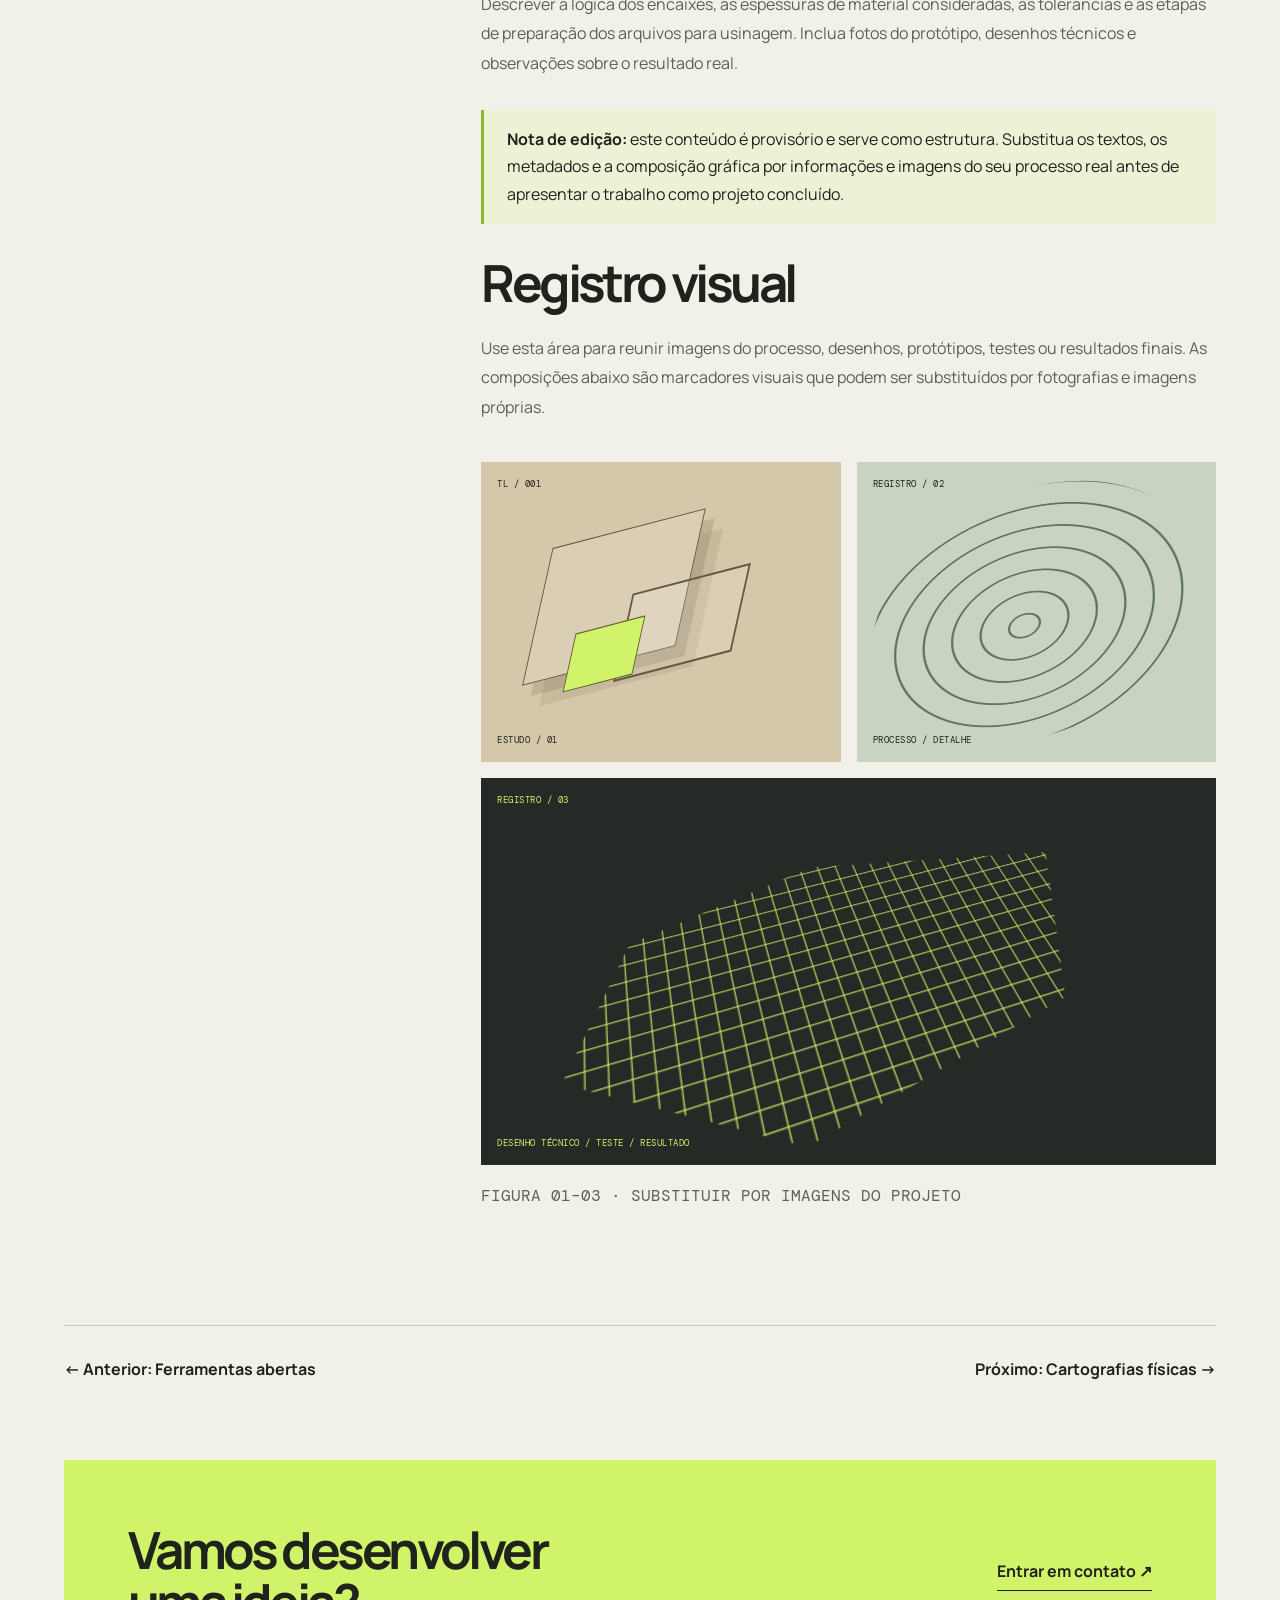
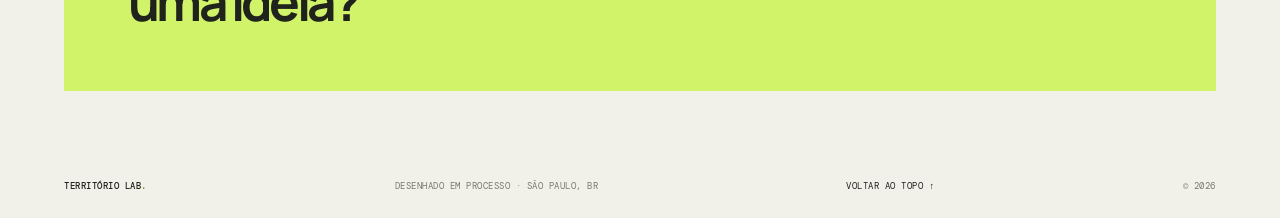
<file: projetos/sistemas-de-encaixe.html>
<!doctype html>
<html lang="pt-BR">
<head>
  <meta charset="utf-8">
  <meta name="viewport" content="width=device-width, initial-scale=1">
  <meta name="description" content="Estudo de juntas, tolerâncias e montagem para peças produzidas em CNC.">
  <meta name="theme-color" content="#171914">
  <title>Sistemas de encaixe | Território Lab</title>
  <link rel="stylesheet" href="../style.css">
  <script src="../script.js" defer></script>
</head>
<body>
  <a class="skip-link" href="#conteudo">Pular para o conteúdo</a>
  <header class="site-header">
    <a class="brand" href="../index.html#inicio" aria-label="Território Lab — início"><span class="brand-mark" aria-hidden="true">T<span>·</span>L</span><span class="brand-name">TERRITÓRIO<br>LAB<span class="brand-period">.</span></span></a>
    <button class="menu-toggle" type="button" aria-expanded="false" aria-controls="site-nav"><span class="menu-toggle-lines" aria-hidden="true"></span><span class="sr-only">Abrir menu</span></button>
    <nav class="site-nav" id="site-nav" aria-label="Navegação principal"><a href="../index.html#projetos">Projetos <span>01</span></a><a href="../index.html#laboratorio">Laboratório <span>02</span></a><a href="../index.html#sobre">Sobre <span>03</span></a><a class="nav-contact" href="../index.html#contato">Vamos conversar <span aria-hidden="true">↗</span></a></nav>
  </header>
  <main id="conteudo" class="section-shell detail-hero">
    <nav class="detail-breadcrumb" aria-label="Você está aqui"><a href="../index.html">Início</a><span>/</span><a href="../index.html#projetos">Projetos</a><span>/</span><span>Fabricação digital</span></nav>
    <div class="detail-heading"><div><p class="eyebrow">PROJETO / TL / 001</p><h1>Sistemas de <em>encaixe.</em></h1></div><p class="detail-summary">Estudo de juntas, tolerâncias e montagem para peças produzidas em CNC.</p></div>
    <div class="detail-visual" role="img" aria-label="Composição gráfica provisória do projeto"><div class="project-art art-cnc"><span class="art-index">TL / 001</span><div class="cnc-shape shape-a"></div><div class="cnc-shape shape-b"></div><div class="cnc-shape shape-c"></div><span class="art-caption">CORTE · ENCAIXE · MONTAGEM</span></div></div>
    <dl class="detail-meta"><div><dt>Categoria</dt><dd>Fabricação digital</dd></div><div><dt>Ano</dt><dd>2026</dd></div><div><dt>Ferramentas</dt><dd>Rhinoceros · CAD/CAM · CNC</dd></div><div><dt>Status</dt><dd>Página em edição</dd></div></dl>
    <section class="detail-body"><div class="detail-side">VISÃO GERAL<br>TL / 001</div><div class="detail-copy"><h2>Uma ideia em desenvolvimento.</h2><p>Esta página é uma estrutura editorial para documentar um projeto de fabricação digital. Registre aqui o problema que motivou o desenvolvimento, as decisões de desenho e os testes realizados.</p><p>Descrever a lógica dos encaixes, as espessuras de material consideradas, as tolerâncias e as etapas de preparação dos arquivos para usinagem. Inclua fotos do protótipo, desenhos técnicos e observações sobre o resultado real.</p><div class="detail-callout"><strong>Nota de edição:</strong> este conteúdo é provisório e serve como estrutura. Substitua os textos, os metadados e a composição gráfica por informações e imagens do seu processo real antes de apresentar o trabalho como projeto concluído.</div><h2>Registro visual</h2><p>Use esta área para reunir imagens do processo, desenhos, protótipos, testes ou resultados finais. As composições abaixo são marcadores visuais que podem ser substituídos por fotografias e imagens próprias.</p><div class="detail-gallery"><div class="project-art art-cnc"><span class="art-index">TL / 001</span><div class="cnc-shape shape-a"></div><div class="cnc-shape shape-b"></div><div class="cnc-shape shape-c"></div><span class="art-caption">ESTUDO / 01</span></div><div class="project-art art-map"><span class="art-index">REGISTRO / 02</span><div class="map-rings"></div><span class="art-caption">PROCESSO / DETALHE</span></div><div class="project-art art-parametric gallery-wide"><span class="art-index">REGISTRO / 03</span><div class="parametric-grid"></div><span class="art-caption">DESENHO TÉCNICO / TESTE / RESULTADO</span></div></div><p class="detail-caption">Figura 01–03 · substituir por imagens do projeto</p></div></section>
    <div class="detail-next"><a href="ferramentas-abertas.html">← Anterior: Ferramentas abertas</a><a href="cartografias-fisicas.html">Próximo: Cartografias físicas →</a></div>
  </main>
  <section class="section-shell"><div class="detail-cta"><h2>Vamos desenvolver<br>uma ideia?</h2><a href="../index.html#contato">Entrar em contato ↗</a></div></section>
  <footer class="site-footer section-shell"><a class="footer-brand" href="../index.html#inicio">TERRITÓRIO LAB<span>.</span></a><span>DESENHADO EM PROCESSO · SÃO PAULO, BR</span><a href="#conteudo">VOLTAR AO TOPO ↑</a><span>© <span id="current-year">2026</span></span></footer>
</body>
</html>
</file>
<file: style.css>
@import url('https://fonts.googleapis.com/css2?family=DM+Mono:wght@400;500&family=Manrope:wght@400;500;600;700;800&display=swap');

:root{--ink:#20221c;--paper:#f2f1e9;--paper-deep:#e6e5da;--lime:#d1f36a;--muted:#77796f;--line:rgba(32,34,28,.2);--mono:'DM Mono',monospace;--sans:'Manrope',Arial,sans-serif;--gutter:clamp(1.2rem,5vw,5.5rem);}
*{box-sizing:border-box}html{scroll-behavior:smooth;scroll-padding-top:6rem}body{margin:0;background:var(--paper);color:var(--ink);font-family:var(--sans);-webkit-font-smoothing:antialiased}a{color:inherit;text-decoration:none}button{font:inherit}.section-shell{width:min(100%,1600px);margin-inline:auto;padding-inline:var(--gutter)}.section-block{padding-block:clamp(5rem,10vw,9rem)}.sr-only{position:absolute;width:1px;height:1px;padding:0;margin:-1px;overflow:hidden;clip:rect(0,0,0,0);white-space:nowrap;border:0}.skip-link{position:absolute;top:-5rem;left:1rem;background:var(--lime);padding:.8rem;z-index:100}.skip-link:focus{top:1rem}.eyebrow,.hero-topline,.hero-bottomline,.project-meta,.art-index,.art-caption,.project-filters,.site-footer,.visual-label,.coord,.brand-name,.contact-hint{font-family:var(--mono);font-size:.68rem;letter-spacing:.055em;text-transform:uppercase}.site-header{height:90px;padding-inline:var(--gutter);display:flex;align-items:center;justify-content:space-between;border-bottom:1px solid var(--line);position:relative;z-index:10}.brand{display:flex;align-items:center;gap:.7rem}.brand-mark{width:38px;height:38px;border:1px solid var(--ink);display:grid;place-items:center;font-size:.8rem;font-weight:800;letter-spacing:-.08em}.brand-mark span,.brand-period,.footer-brand span{color:#75921c}.brand-name{font-size:.69rem;line-height:1.15;font-weight:500}.site-nav{display:flex;align-items:center;gap:clamp(1rem,3vw,3rem)}.site-nav>a{font-family:var(--mono);font-size:.72rem}.site-nav>a span{color:var(--muted);font-size:.6rem;margin-left:.25rem}.site-nav .nav-contact{background:var(--ink);color:var(--paper);padding:.9rem 1.1rem}.site-nav .nav-contact span{color:var(--lime);margin-left:.8rem}.menu-toggle{display:none;background:none;border:0}.hero{padding-top:1.25rem}.hero-topline,.hero-bottomline{display:flex;justify-content:space-between;gap:1rem;color:var(--muted);font-size:.61rem}.live-dot:before{content:'';display:inline-block;width:6px;height:6px;border-radius:50%;background:#91b72e;margin:0 .5rem .05rem 0}.hero-grid{display:grid;grid-template-columns:1.05fr .95fr;gap:clamp(2rem,6vw,7rem);align-items:center;padding-block:clamp(3rem,7vw,7rem)}.hero-copy{padding-block:1rem}.hero-copy .eyebrow{margin-bottom:1.6rem}.hero h1{font-size:clamp(4rem,9.3vw,9rem);line-height:.88;letter-spacing:-.095em;font-weight:600;margin:0}.hero h1 span{font-weight:400}.hero h1 em,.section-heading h2 em,.lab-layout h2 em,.about-copy h2 em,.contact-layout h2 em{font-family:Georgia,serif;font-weight:400;letter-spacing:-.075em}.hero-description{font-size:clamp(1rem,1.3vw,1.15rem);line-height:1.7;max-width:470px;margin:2.2rem 0}.text-link{display:inline-flex;align-items:center;gap:2.3rem;border-bottom:1px solid var(--ink);padding-bottom:.65rem;font-size:.85rem;font-weight:700}.text-link span{font-size:1.1rem}.hero-visual{height:clamp(360px,42vw,590px);position:relative;overflow:hidden;background:var(--ink);color:var(--lime);isolation:isolate}.hero-visual:before{content:'';position:absolute;inset:0;background-image:linear-gradient(rgba(209,243,106,.09) 1px,transparent 1px),linear-gradient(90deg,rgba(209,243,106,.09) 1px,transparent 1px);background-size:26px 26px;mask-image:linear-gradient(135deg,black,transparent 90%)}.visual-label{position:absolute;z-index:3;font-size:.57rem}.label-top{top:1.2rem;left:1.2rem}.label-bottom{bottom:1.2rem;left:1.2rem}.contour{position:absolute;width:85%;aspect-ratio:1;border:1px solid var(--lime);border-radius:44% 56% 62% 38% / 45% 35% 65% 55%;left:12%;top:17%;transform:rotate(28deg)}.contour-one{box-shadow:0 0 0 18px rgba(209,243,106,.03),0 0 0 36px rgba(209,243,106,.03)}.contour-two{width:70%;left:20%;top:24%;transform:rotate(65deg);border-radius:53% 47% 34% 66% / 59% 42% 58% 41%}.contour-three{width:53%;left:29%;top:33%;transform:rotate(-15deg);border-radius:60% 40% 53% 47% / 36% 61% 39% 64%}.axis{position:absolute;background:rgba(209,243,106,.45)}.axis-x{height:1px;left:0;right:0;top:53%}.axis-y{width:1px;top:0;bottom:0;left:53%}.coord{position:absolute;font-size:.58rem}.coord-a{top:53.5%;left:1rem}.coord-b{right:1rem;top:1.2rem;writing-mode:vertical-rl}.visual-cross{position:absolute;font-size:1.3rem}.cross-a{top:22%;left:25%}.cross-b{bottom:24%;right:21%}.visual-stamp{position:absolute;right:1.4rem;bottom:1.5rem;border:1px solid var(--lime);width:75px;height:75px;display:flex;align-items:center;justify-content:center;flex-direction:column;font-size:1.3rem;line-height:1;font-weight:700;transform:rotate(-8deg)}.visual-stamp small{font: .48rem var(--mono);margin-top:.4rem}.hero-bottomline{padding-block:1rem;border-top:1px solid var(--line)}.section-heading{display:grid;grid-template-columns:1.2fr .8fr;gap:3rem;align-items:end;margin-bottom:3.5rem}.eyebrow{color:var(--muted);margin:0 0 1.3rem}.section-heading h2,.lab-layout h2,.contact-layout h2{font-size:clamp(2.7rem,5.8vw,5.6rem);letter-spacing:-.08em;line-height:.98;font-weight:600;margin:0}.section-intro{max-width:390px;line-height:1.75;color:#5e6057;margin:0 0 .25rem}.project-filters{display:flex;flex-wrap:wrap;gap:.5rem;margin-bottom:2rem}.filter-button{border:1px solid var(--line);background:transparent;padding:.65rem .9rem;border-radius:99px;font-size:.65rem;cursor:pointer;color:var(--ink)}.filter-button span{color:var(--muted);margin-left:.5rem}.filter-button:hover,.filter-button.is-active{background:var(--ink);color:var(--paper);border-color:var(--ink)}.filter-button.is-active span{color:var(--lime)}.project-grid{display:grid;grid-template-columns:repeat(2,minmax(0,1fr));gap:3.5rem 1.25rem}.project-card{min-width:0}.project-card[hidden]{display:none}.project-link{display:block}.project-art{aspect-ratio:1.35;position:relative;overflow:hidden;background:#d9d9ca}.art-index{position:absolute;left:1rem;top:1rem;z-index:2;font-size:.58rem}.art-caption{position:absolute;bottom:1rem;left:1rem;z-index:2;font-size:.56rem}.art-cnc{background:#d5c7a9}.cnc-shape{position:absolute;border:1px solid #65583e;background:rgba(255,255,255,.12);transform:skewY(-27deg) rotate(14deg)}.shape-a{width:44%;height:42%;left:15%;top:24%;box-shadow:12px 12px 0 rgba(76,63,38,.15),24px 24px 0 rgba(76,63,38,.1)}.shape-b{width:34%;height:27%;left:39%;top:40%;border-width:2px}.shape-c{width:20%;height:18%;left:24%;top:55%;background:var(--lime);border-color:#65583e}.art-map{background:#c8d4c1}.map-rings{position:absolute;inset:10%;border-radius:50%;background:repeating-radial-gradient(ellipse at 45% 53%,transparent 0 12px,rgba(38,67,48,.65) 13px 14px,transparent 15px 25px);transform:rotate(-25deg) scaleX(1.2)}.map-pin{position:absolute;left:52%;top:44%;font-size:2.5rem;color:#b54b2b}.art-parametric{background:#252a26;color:var(--lime)}.parametric-grid{position:absolute;inset:13%;background:repeating-linear-gradient(0deg,transparent 0 18px,rgba(209,243,106,.7) 19px 20px),repeating-linear-gradient(90deg,transparent 0 18px,rgba(209,243,106,.7) 19px 20px);clip-path:polygon(50% 0,100% 22%,85% 82%,35% 100%,0 60%,12% 15%);transform:perspective(400px) rotateX(28deg) rotateZ(-18deg)}.art-open{background:#d5d0e2}.open-symbol{position:absolute;inset:0;display:grid;place-items:center;font:600 clamp(6rem,14vw,12rem)/1 var(--mono);letter-spacing:-.15em;color:#49415e}.open-symbol span{color:#9a4b36}.project-meta{display:flex;justify-content:space-between;gap:1rem;color:var(--muted);font-size:.58rem;margin-top:1.15rem}.project-card h3{font-size:clamp(1.3rem,2vw,1.8rem);letter-spacing:-.05em;margin:.65rem 0 .45rem}.project-card p{color:#696b61;line-height:1.6;font-size:.9rem;max-width:460px;margin:0}.project-link:hover h3{text-decoration:underline;text-decoration-thickness:1px;text-underline-offset:4px}.projects-note{font-size:.75rem;color:var(--muted);line-height:1.6;margin-top:3rem;max-width:600px}.note-marker{color:#7d9e20}.lab-section{background:var(--paper-deep)}.lab-layout{display:grid;grid-template-columns:.8fr 1.2fr;gap:clamp(3rem,10vw,10rem)}.lab-layout h2{font-size:clamp(3.5rem,7vw,7rem)}.lab-lead{font-size:clamp(1.1rem,1.7vw,1.5rem);line-height:1.55;max-width:650px;margin:0 0 3rem}.method-list{border-top:1px solid var(--line)}.method-list>div{display:grid;grid-template-columns:45px .8fr 1.2fr;gap:1rem;align-items:start;padding:1.25rem 0;border-bottom:1px solid var(--line)}.method-list>div>span{font: .68rem var(--mono);color:var(--muted);padding-top:.3rem}.method-list h3{font-size:1rem;margin:0}.method-list p{font-size:.82rem;color:#686a60;line-height:1.6;margin:0}.about{display:grid;grid-template-columns:.65fr 1.35fr;gap:2rem 8vw}.about-index{display:flex;flex-direction:column;justify-content:space-between;align-items:flex-start}.about-symbol{font-size:clamp(4rem,8vw,8rem);font-weight:400;color:#a4b47b;line-height:1}.about-copy h2{font-size:clamp(2.5rem,5.2vw,5rem);line-height:1.02;letter-spacing:-.08em;font-weight:600;margin:0 0 2rem}.about-copy p{font-size:1rem;line-height:1.8;color:#62645a;max-width:670px}.about-tags{grid-column:2;display:flex;flex-wrap:wrap;gap:.55rem;margin-top:1rem}.about-tags span{font: .61rem var(--mono);border:1px solid var(--line);padding:.6rem .7rem}.contact-section{background:var(--lime);padding-block:clamp(4rem,8vw,8rem)}.contact-layout{display:grid;grid-template-columns:1.1fr .9fr;gap:4rem;align-items:end}.contact-layout h2{font-size:clamp(3.5rem,7vw,7rem)}.contact-copy>p{max-width:440px;line-height:1.75}.contact-link{display:flex;justify-content:space-between;align-items:center;border-bottom:1px solid var(--ink);padding:1rem 0;font-weight:700;max-width:440px;margin-top:2rem}.contact-link span{font-size:1.3rem}.contact-hint{font-size:.58rem!important;color:#596638;margin-top:1rem}.site-footer{display:flex;justify-content:space-between;align-items:center;gap:1rem;flex-wrap:wrap;padding-block:1.6rem;font-size:.58rem;color:var(--muted)}.footer-brand{color:var(--ink);font-weight:500}.site-footer>a:last-of-type{color:var(--ink)}
@media(min-width:1200px){.project-grid{gap:4rem 2rem}.project-art{aspect-ratio:1.45}}
@media(max-width:760px){.site-header{height:74px}.menu-toggle{display:block;width:42px;height:42px;position:relative;z-index:12}.menu-toggle-lines,.menu-toggle-lines:before,.menu-toggle-lines:after{display:block;width:22px;height:1px;background:var(--ink);position:absolute;left:10px;content:'';transition:transform .2s}.menu-toggle-lines{top:20px}.menu-toggle-lines:before{left:0;top:-6px}.menu-toggle-lines:after{left:0;top:6px}.menu-toggle[aria-expanded=true] .menu-toggle-lines{background:transparent}.menu-toggle[aria-expanded=true] .menu-toggle-lines:before{top:0;transform:rotate(45deg)}.menu-toggle[aria-expanded=true] .menu-toggle-lines:after{top:0;transform:rotate(-45deg)}.site-nav{display:none;position:absolute;top:73px;left:0;right:0;padding:1.5rem var(--gutter) 2rem;background:var(--paper);border-bottom:1px solid var(--line);align-items:stretch;gap:1.5rem;flex-direction:column}.site-nav.is-open{display:flex}.site-nav>a{font-size:.8rem}.site-nav .nav-contact{text-align:center}.hero-topline span:nth-child(2){display:none}.hero-grid{grid-template-columns:1fr;gap:2.5rem;padding-block:3.5rem}.hero h1{font-size:clamp(4.4rem,17vw,7rem)}.hero-visual{height:min(105vw,470px)}.hero-bottomline span:last-child{display:none}.section-heading{grid-template-columns:1fr;gap:1.4rem;margin-bottom:2.5rem}.section-heading h2{font-size:clamp(2.8rem,11vw,4.7rem)}.project-grid{gap:2.7rem 1rem}.project-art{aspect-ratio:1.05}.art-caption{font-size:.48rem;max-width:80%}.project-meta{font-size:.5rem;flex-wrap:wrap}.project-card h3{font-size:1.2rem}.project-card p{font-size:.82rem}.project-filters{gap:.4rem}.filter-button{font-size:.59rem;padding:.6rem .7rem}.lab-layout{grid-template-columns:1fr;gap:2.5rem}.lab-layout h2{font-size:clamp(4rem,15vw,6rem)}.method-list>div{grid-template-columns:30px 1fr;gap:.7rem}.method-list p{grid-column:2}.about{grid-template-columns:1fr;gap:2rem}.about-index{flex-direction:row;align-items:center}.about-symbol{font-size:3.5rem}.about-copy h2{font-size:clamp(2.8rem,11vw,4.8rem)}.about-tags{grid-column:1}.contact-layout{grid-template-columns:1fr;gap:2rem}.contact-layout h2{font-size:clamp(4rem,14vw,6rem)}.site-footer{display:grid;grid-template-columns:1fr 1fr;line-height:1.7}.site-footer span:nth-child(2){text-align:right}.site-footer>a:last-of-type{text-align:left}}
@media(max-width:430px){.project-grid{grid-template-columns:1fr}.project-art{aspect-ratio:1.25}.hero-topline,.hero-bottomline{font-size:.53rem}.hero h1{font-size:clamp(4rem,18vw,5.5rem)}.brand-mark{width:34px;height:34px}}
@media(prefers-reduced-motion:reduce){html{scroll-behavior:auto}*,*::before,*::after{transition:none!important;animation:none!important}}


/* Páginas internas de projetos e laboratório */
.detail-hero{padding-top:1.25rem}
.detail-breadcrumb{display:flex;gap:.65rem;align-items:center;flex-wrap:wrap;padding:1.2rem 0;border-bottom:1px solid var(--line);font: .65rem var(--mono);text-transform:uppercase;color:var(--muted)}
.detail-breadcrumb a{color:var(--ink)}
.detail-heading{display:grid;grid-template-columns:1fr .55fr;gap:3rem;align-items:end;padding-block:clamp(3rem,7vw,6rem)}
.detail-heading h1{font-size:clamp(3.3rem,8vw,8rem);letter-spacing:-.09em;line-height:.92;font-weight:600;margin:0}
.detail-heading h1 em{font-family:Georgia,serif;font-weight:400}
.detail-summary{font-size:clamp(1rem,1.5vw,1.25rem);line-height:1.7;color:#5e6057;max-width:480px}
.detail-visual{position:relative;min-height:clamp(300px,52vw,680px);overflow:hidden}
.detail-visual .project-art{position:absolute;inset:0;width:100%;height:100%;aspect-ratio:auto}
.detail-visual .art-caption{font-size:.68rem}
.detail-meta{display:grid;grid-template-columns:repeat(4,minmax(0,1fr));border-bottom:1px solid var(--line);border-top:1px solid var(--line);margin-bottom:clamp(4rem,8vw,8rem)}
.detail-meta div{padding:1.2rem 1rem 1.2rem 0;border-right:1px solid var(--line)}
.detail-meta div+div{padding-left:1rem}
.detail-meta div:last-child{border-right:0}
.detail-meta dt{font: .6rem var(--mono);color:var(--muted);text-transform:uppercase;margin-bottom:.55rem}
.detail-meta dd{margin:0;font-size:.86rem;line-height:1.5}
.detail-body{display:grid;grid-template-columns:.6fr 1.4fr;gap:clamp(2rem,8vw,8rem);padding-bottom:clamp(4rem,9vw,9rem)}
.detail-side{font: .65rem var(--mono);text-transform:uppercase;color:var(--muted)}
.detail-copy h2{font-size:clamp(2rem,4vw,3.5rem);letter-spacing:-.07em;line-height:1.05;margin:0 0 1.5rem}
.detail-copy p{font-size:1rem;line-height:1.85;color:#5e6057;max-width:760px}
.detail-callout{border-left:3px solid #91b72e;padding:1rem 1.4rem;margin:2rem 0;background:rgba(209,243,106,.15);line-height:1.7}
.detail-gallery{display:grid;grid-template-columns:1fr 1fr;gap:1rem;margin:2.5rem 0 1rem}
.detail-gallery .project-art{aspect-ratio:1.2}
.detail-gallery .gallery-wide{grid-column:1/-1;aspect-ratio:1.9}
.detail-caption{font: .6rem var(--mono);text-transform:uppercase;color:var(--muted);margin:.65rem 0 0}
.detail-next{display:flex;justify-content:space-between;align-items:center;gap:1rem;border-top:1px solid var(--line);padding-block:2rem;margin-bottom:3rem}
.detail-next a{font-weight:700}
.detail-next a:hover{text-decoration:underline;text-underline-offset:5px}
.detail-cta{background:var(--lime);padding:clamp(2rem,5vw,4rem);display:flex;justify-content:space-between;align-items:center;gap:2rem;margin-bottom:4rem}
.detail-cta h2{font-size:clamp(2rem,4vw,3.5rem);letter-spacing:-.07em;line-height:1;margin:0}
.detail-cta a{font-weight:700;border-bottom:1px solid;padding-bottom:.5rem;white-space:nowrap}
.method-list>a{display:grid;grid-template-columns:45px .8fr 1.2fr;gap:1rem;align-items:start;padding:1.25rem 0;border-bottom:1px solid var(--line)}
.method-list>a>span{font: .68rem var(--mono);color:var(--muted);padding-top:.3rem}
.method-list>a h3{font-size:1rem;margin:0}
.method-list>a p{font-size:.82rem;color:#686a60;line-height:1.6;margin:0}
.method-list>a b{display:inline-block;color:var(--ink);font: .6rem var(--mono);text-transform:uppercase;margin-top:.7rem}
.method-list>a:hover h3{text-decoration:underline;text-underline-offset:4px}
@media(max-width:760px){.detail-heading{grid-template-columns:1fr;gap:1.2rem;padding-block:3rem}.detail-heading h1{font-size:clamp(3.5rem,15vw,6rem)}.detail-visual{min-height:95vw}.detail-meta{grid-template-columns:1fr 1fr}.detail-meta div{padding:1rem .5rem 1rem 0;border-bottom:1px solid var(--line)}.detail-meta div+div{padding-left:.7rem}.detail-meta div:nth-child(2){border-right:0}.detail-meta div:nth-child(3),.detail-meta div:nth-child(4){border-bottom:0}.detail-body{grid-template-columns:1fr;gap:1.2rem}.detail-gallery{gap:.6rem}.detail-gallery .project-art{aspect-ratio:1}.detail-gallery .gallery-wide{aspect-ratio:1.2}.detail-cta{align-items:flex-start;flex-direction:column}.method-list>a{grid-template-columns:30px 1fr;gap:.7rem}.method-list>a p{grid-column:2}}
</file>
